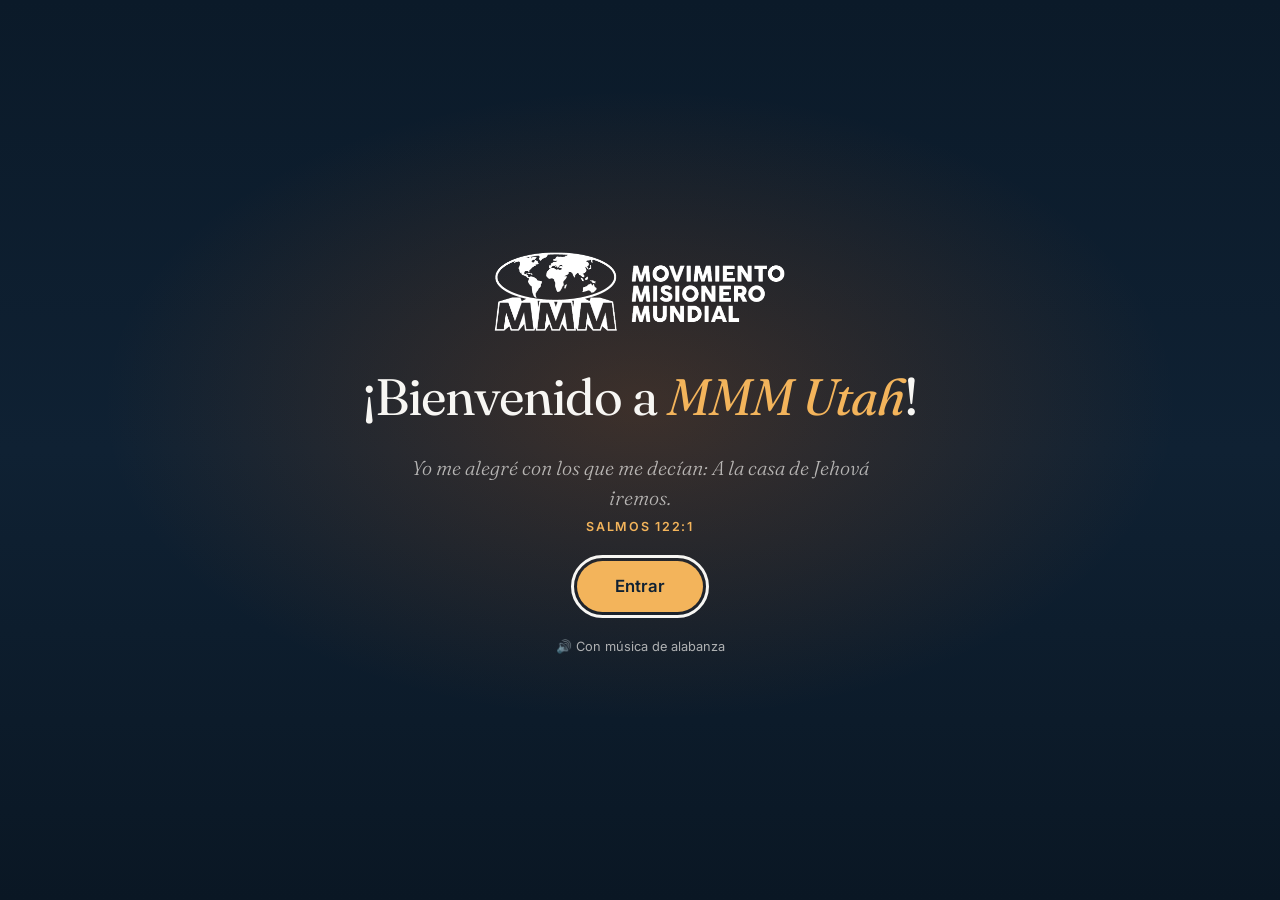
<file: construccion.html>
<!doctype html>
<html lang="es">
  <head>
    <meta charset="UTF-8" />
    <meta name="viewport" content="width=device-width, initial-scale=1.0" />
    <title>MMM Utah | Estamos edificando algo grande</title>
    <meta name="description" content="Movimiento Misionero Mundial en Utah. Nuestra nueva página está en construcción. «Levantémonos y edifiquemos» (Nehemías 2:18)." />
    <meta name="theme-color" content="#0f2133" />
    <meta property="og:title" content="MMM Utah | Estamos edificando algo grande" />
    <meta property="og:description" content="Nuestra nueva página está en construcción. «Levantémonos y edifiquemos» (Nehemías 2:18)." />
    <meta property="og:image" content="/img/compartir.jpg" />
    <link rel="icon" href="/img/logo/favicon.png" />
    <link rel="preconnect" href="https://fonts.googleapis.com" />
    <link rel="preconnect" href="https://fonts.gstatic.com" crossorigin />
    <link rel="stylesheet" href="https://fonts.googleapis.com/css2?family=Fraunces:opsz,wght@9..144,300;9..144,400;9..144,600&amp;family=Inter:wght@400;500;600&amp;display=swap" />
    <!-- Todo va aquí dentro: esta página se muestra en cualquier
         dirección del sitio (ver web.htaccess), así que no depende de
         css/style.css y las rutas empiezan con / -->
    <style>
      :root {
        --ink: #0f2133;
        --ink-2: #16304a;
        --acento: #e2680f;
        --oro: #f3b45b;
        --crema: #f7f6f3;
        --tenue: rgba(247, 246, 243, .68);
        --display: "Fraunces", "Iowan Old Style", Georgia, serif;
        --fuente: "Inter", system-ui, -apple-system, "Segoe UI", sans-serif;
      }
      * { box-sizing: border-box; margin: 0; padding: 0; }
      /* Todo cabe en una pantalla: las medidas se toman del alto de la
         ventana (dvh) para que no haga falta bajar. Si la pantalla es
         muy chica, igual se puede bajar en vez de cortar el contenido. */
      html, body { height: 100%; }
      body {
        font-family: var(--fuente);
        color: var(--crema);
        background:
          radial-gradient(ellipse 70% 55% at 50% 38%, rgba(226, 104, 15, .16), transparent 70%),
          linear-gradient(180deg, #0b1a29 0%, var(--ink) 45%, #0a1724 100%);
        min-height: 100vh;
        min-height: 100dvh;
        display: flex;
        flex-direction: column;
        align-items: center;
        overflow-x: hidden;
      }

      /* Estrellas de fondo */
      .cielo { position: fixed; inset: 0; pointer-events: none; z-index: 0; }
      .cielo i {
        position: absolute; width: 2px; height: 2px; border-radius: 50%;
        background: #fff; opacity: .2;
        animation: titilar 4s ease-in-out infinite;
      }
      @keyframes titilar { 50% { opacity: .75; } }

      main {
        position: relative; z-index: 1;
        width: min(1120px, 100%);
        padding: clamp(.75rem, 2.4dvh, 1.6rem) 1.25rem 0;
        display: flex;
        flex-direction: column;
        align-items: center;
        justify-content: center;
        gap: clamp(.6rem, 2.6dvh, 1.8rem);
        flex: 1;
      }
      .logo { height: clamp(34px, 7dvh, 64px); width: auto; }

      .escena-y-texto {
        width: 100%;
        display: grid;
        grid-template-columns: auto minmax(0, 1fr);
        gap: clamp(1.25rem, 3.5vw, 3rem);
        align-items: center;
        justify-content: center;
      }

      /* Obra: escenario donde los obreros levantan el arco */
      .escenario {
        justify-self: center;
        padding: 5px;
        border-radius: 10px;
        background: linear-gradient(160deg, #f6dfa6, #c79647 45%, #f0d08a 70%, #a9782f);
        box-shadow: 0 24px 50px -22px rgba(0, 0, 0, .8), 0 0 0 1px rgba(0, 0, 0, .4);
      }
      .obra {
        display: block;
        aspect-ratio: 480 / 254;
        width: min(56vw, calc(var(--alto-obra, 50dvh) * 480 / 254));
        height: auto;
        border-radius: 6px;
        box-shadow: inset 0 0 0 1px rgba(0, 0, 0, .5);
      }
      .pieza { opacity: 0; stroke: #8f6a3a; stroke-width: .7; }
      .pieza.puesta { animation: poner .6s cubic-bezier(.3, 1.35, .5, 1) forwards; }
      @keyframes poner {
        0%   { opacity: 0; transform: translateY(-46px); }
        60%  { opacity: 1; }
        100% { opacity: 1; transform: none; }
      }
      .polvo { fill: #d8c3a0; opacity: .7; transform-box: fill-box; transform-origin: center;
               animation: polvo .7s ease-out forwards; }
      @keyframes polvo { to { opacity: 0; transform: scale(3.2) translateY(-2px); } }
      #piezas { transition: opacity .9s ease; }
      .reiniciando #piezas { opacity: 0; }

      .andamio { transition: opacity 1.2s ease; }
      .terminada .andamio { opacity: 0; }
      /* Cimbra: el armazón de madera que sostiene el arco mientras se cierra */
      .cimbra { opacity: 0; transition: opacity .6s ease; }
      .con-cimbra .cimbra { opacity: 1; }
      .terminada .cimbra { opacity: 0; transition-duration: 1.2s; }

      /* Obreros */
      .martillo { animation: martillar .7s cubic-bezier(.5, 0, .9, .4) infinite; }
      @keyframes martillar {
        0%, 100% { transform: rotate(-75deg); }
        55%      { transform: rotate(18deg); }
        65%      { transform: rotate(10deg); }
      }
            /* Texto */
      .etiqueta {
        display: inline-flex; align-items: center; gap: .55rem;
        font-size: .78rem; font-weight: 600; letter-spacing: .14em; text-transform: uppercase;
        color: var(--oro);
        padding: .45rem .9rem; border: 1px solid rgba(243, 180, 91, .35); border-radius: 999px;
      }
      .etiqueta::before {
        content: ""; width: 8px; height: 8px; border-radius: 50%; background: var(--acento);
        box-shadow: 0 0 0 0 rgba(226, 104, 15, .7); animation: pulso 1.8s infinite;
      }
      @keyframes pulso { 70% { box-shadow: 0 0 0 10px rgba(226, 104, 15, 0); } 100% { box-shadow: 0 0 0 0 rgba(226, 104, 15, 0); } }
      h1 {
        font-family: var(--display); font-weight: 400;
        font-size: clamp(1.6rem, min(1rem + 2.6vw, 6dvh), 3.4rem);
        line-height: 1.05; letter-spacing: -.02em;
        margin: clamp(.5rem, 2dvh, 1.1rem) 0 clamp(.4rem, 1.6dvh, .9rem);
      }
      h1 em { font-style: italic; color: var(--oro); }
      .intro { color: var(--tenue); font-size: clamp(.9rem, 2.2dvh, 1.05rem); line-height: 1.6; max-width: 32rem; }

      .avance { margin-top: clamp(.7rem, 2.6dvh, 1.6rem); max-width: 26rem; }
      .avance__fila { display: flex; justify-content: space-between; font-size: .82rem; color: var(--tenue); margin-bottom: .5rem; }
      .avance__barra { height: 8px; border-radius: 999px; background: rgba(255, 255, 255, .1); overflow: hidden; }
      .avance__barra span {
        display: block; height: 100%; width: 0; border-radius: inherit;
        background: repeating-linear-gradient(-45deg, var(--acento) 0 10px, #f08a3a 10px 20px);
        background-size: 28px 28px;
        animation: rayas 1s linear infinite;
        transition: width .5s ease;
      }
      @keyframes rayas { to { background-position: 28px 0; } }

      /* Versículos */
      .versiculo {
        position: relative;
        text-align: center;
        width: min(46rem, 100%);
        padding: clamp(.6rem, 2dvh, 1.2rem) .5rem 0;
        border-top: 1px solid rgba(255, 255, 255, .12);
      }
      .versiculo blockquote {
        font-family: var(--display); font-style: italic; font-weight: 300;
        font-size: clamp(1rem, min(.9rem + .7vw, 2.9dvh), 1.45rem); line-height: 1.4;
        min-height: 2.8em;
        display: flex; align-items: center; justify-content: center;
        transition: opacity .7s ease, transform .7s ease;
      }
      .versiculo cite {
        display: block; margin-top: .45rem; font-style: normal;
        font-size: .8rem; font-weight: 600; letter-spacing: .14em; text-transform: uppercase; color: var(--oro);
        transition: opacity .7s ease;
      }
      .versiculo.cambiando blockquote { opacity: 0; transform: translateY(8px); }
      .versiculo.cambiando cite { opacity: 0; }
      .puntos { display: flex; justify-content: center; gap: .45rem; margin-top: clamp(.4rem, 1.4dvh, .9rem); }
      .puntos button {
        width: 7px; height: 7px; border-radius: 50%; border: 0; cursor: pointer;
        background: rgba(255, 255, 255, .25); transition: background .3s, transform .3s;
      }
      .puntos button[aria-current="true"] { background: var(--acento); transform: scale(1.3); }

      footer {
        position: relative; z-index: 1; width: 100%;
        text-align: center; padding: clamp(.6rem, 2dvh, 1.2rem) 1.25rem clamp(.7rem, 2.4dvh, 1.4rem);
        color: var(--tenue); font-size: .84rem; line-height: 1.6;
        display: flex; flex-wrap: wrap; justify-content: center; gap: .25rem 1.1rem;
      }
      footer a { color: var(--crema); text-decoration-color: rgba(243, 180, 91, .6); text-underline-offset: 3px; }
      footer a:hover { color: var(--oro); }
      .redes { display: flex; justify-content: center; gap: 1.1rem; }

      /* Celular y tablet en vertical: una columna, todo apilado */
      @media (max-width: 820px) {
        .escena-y-texto { grid-template-columns: 1fr; text-align: center; gap: clamp(.6rem, 2dvh, 1.2rem); }
        .obra { width: min(calc(100vw - 2.5rem - 10px), calc(var(--alto-obra, 30dvh) * 480 / 254)); }
        .etiqueta { display: none; }
        h1 { font-size: clamp(1.35rem, min(5.6vw, 4dvh), 2.2rem); margin-top: 0; }
        .intro { margin-inline: auto; font-size: clamp(.85rem, 1.9dvh, 1rem); }
        .avance { margin-inline: auto; }
        .versiculo blockquote { font-size: clamp(.92rem, 2.3dvh, 1.15rem); min-height: 4.2em; }
        footer { font-size: .78rem; }
      }
      /* En celulares comunes el párrafo no entra junto con todo lo demás */
      @media (max-width: 820px) and (max-height: 780px) {
        .intro { display: none; }
      }
      /* Pantallas bajitas (celular acostado, portátil chica) */
      @media (max-height: 560px) {
        .intro, .etiqueta { display: none; }
      }

      /* Botón de música (solo aparece si existe /musica/fondo.m4a) */
      /* Pantalla de bienvenida: el toque en "Entrar" es el permiso que
         piden los navegadores para que suene la música */
      .bienvenida {
        position: fixed; inset: 0; z-index: 20;
        display: flex; flex-direction: column; align-items: center; justify-content: center;
        gap: clamp(1rem, 3dvh, 1.8rem); padding: 1.5rem; text-align: center;
        background:
          radial-gradient(ellipse 60% 50% at 50% 45%, rgba(226, 104, 15, .22), transparent 70%),
          linear-gradient(180deg, #0b1a29 0%, var(--ink) 50%, #0a1724 100%);
        transition: opacity .9s ease, visibility 0s linear .9s;
      }
      .bienvenida.fuera { opacity: 0; visibility: hidden; }
      .bienvenida img { height: clamp(48px, 11dvh, 96px); width: auto; }
      .bienvenida h2 {
        font: 400 clamp(1.9rem, 1.2rem + 3vw, 3.2rem)/1.1 var(--display); letter-spacing: -.02em;
      }
      .bienvenida h2 em { color: var(--oro); }
      .bienvenida blockquote {
        max-width: 30rem; color: var(--tenue);
        font: italic 300 clamp(1rem, .9rem + .5vw, 1.25rem)/1.5 var(--display);
      }
      .bienvenida cite {
        display: block; margin-top: .4rem; font: 600 .78rem var(--fuente);
        letter-spacing: .14em; text-transform: uppercase; color: var(--oro); font-style: normal;
      }
      .bienvenida button {
        font: 600 1.05rem var(--fuente); color: var(--ink); background: var(--oro);
        border: 0; border-radius: 999px; padding: .95rem 2.4rem; cursor: pointer;
        box-shadow: 0 0 0 0 rgba(243, 180, 91, .6); animation: llamar 2s infinite;
        transition: transform .2s ease;
      }
      .bienvenida button:hover { transform: scale(1.05); }
      .bienvenida button:focus-visible { outline: 3px solid var(--crema); outline-offset: 3px; }
      @keyframes llamar { 70% { box-shadow: 0 0 0 18px rgba(243, 180, 91, 0); } 100% { box-shadow: 0 0 0 0 rgba(243, 180, 91, 0); } }
      .bienvenida small { color: var(--tenue); font-size: .8rem; }

      .botones {
        position: fixed; right: 1rem; bottom: 1rem; z-index: 5;
        display: flex; gap: .5rem;
      }
      .musica, .visita {
        display: none; align-items: center; gap: .45rem;
        font: 600 .8rem var(--fuente); color: var(--ink);
        background: var(--oro); border: 0; border-radius: 999px;
        padding: .55rem .95rem; cursor: pointer;
        box-shadow: 0 8px 20px -8px rgba(0, 0, 0, .6);
      }
      .musica.lista, .visita { display: inline-flex; }
      .visita { background: rgba(255, 255, 255, .12); color: var(--crema); border: 1px solid rgba(255, 255, 255, .25); }
      .visita:hover { background: rgba(255, 255, 255, .2); }

      /* Ventana del código de visita */
      .ventana {
        margin: auto; width: min(22rem, calc(100vw - 2rem));
        border: 0; border-radius: 16px; padding: 1.6rem 1.5rem 1.4rem;
        background: #13263a; color: var(--crema);
        box-shadow: 0 30px 70px -20px rgba(0, 0, 0, .8), 0 0 0 1px rgba(243, 180, 91, .3);
      }
      .ventana::backdrop { background: rgba(3, 8, 14, .7); backdrop-filter: blur(3px); }
      .ventana h2 { font: 400 1.4rem/1.2 var(--display); margin-bottom: .35rem; }
      .ventana p { color: var(--tenue); font-size: .88rem; margin-bottom: 1rem; }
      .ventana input {
        width: 100%; font: 500 1rem var(--fuente); color: var(--crema);
        background: rgba(255, 255, 255, .07); border: 1px solid rgba(255, 255, 255, .2);
        border-radius: 10px; padding: .7rem .85rem;
      }
      .ventana input:focus { outline: 2px solid var(--oro); outline-offset: 1px; }
      .ventana .error { color: #ff9d7a; font-size: .82rem; min-height: 1.2em; margin: .45rem 0 .2rem; }
      .ventana .acciones { display: flex; justify-content: flex-end; gap: .5rem; margin-top: .5rem; }
      .ventana button {
        font: 600 .88rem var(--fuente); border-radius: 999px; padding: .6rem 1.1rem; cursor: pointer; border: 0;
      }
      .ventana .cancelar { background: transparent; color: var(--tenue); }
      .ventana .entrar { background: var(--oro); color: var(--ink); }
      .ventana .entrar:disabled { opacity: .6; cursor: wait; }
      .musica[aria-pressed="true"] { background: var(--crema); }

      @media (prefers-reduced-motion: reduce) {
        *, *::before, *::after { animation: none !important; transition: none !important; }
        .pieza { opacity: 1; }
      }
    </style>
  </head>
  <body>
    <div class="bienvenida" id="bienvenida" role="dialog" aria-modal="true" aria-labelledby="bienvenidaTitulo">
      <img src="/img/logo/logo_mmm_2026.png" alt="Movimiento Misionero Mundial" width="600" height="190" />
      <h2 id="bienvenidaTitulo">¡Bienvenido a <em>MMM Utah</em>!</h2>
      <blockquote>
        Yo me alegré con los que me decían: A la casa de Jehová iremos.
        <cite>Salmos 122:1</cite>
      </blockquote>
      <button type="button" id="entrarSitio" autofocus>Entrar</button>
      <small>🔊 Con música de alabanza</small>
    </div>

    <div class="cielo" id="cielo" aria-hidden="true"></div>

    <main>
      <img class="logo" src="/img/logo/logo_mmm_2026.png" alt="Movimiento Misionero Mundial" width="600" height="190" />

      <section class="escena-y-texto">
        <div class="escenario">
        <svg class="obra" id="obra" viewBox="0 26 480 254" role="img"
             aria-label="Obreros levantando un arco de piedra con andamios">
          <defs>
            <linearGradient id="fondoEscena" x1="0" y1="0" x2="0" y2="1">
              <stop offset="0%" stop-color="#2a1b11" />
              <stop offset="55%" stop-color="#0c0806" />
              <stop offset="100%" stop-color="#030202" />
            </linearGradient>
            <!-- Las piedras de las enjutas no tapan el hueco del arco -->
            <clipPath id="enjutas">
              <path clip-rule="evenodd" d="M205 125 H275 V170 H205 Z M185 170 A55 55 0 0 1 295 170 Z" />
            </clipPath>
            <clipPath id="crecer"><rect id="crecerRect" x="0" y="300" width="480" height="300" /></clipPath>
          </defs>

          <rect width="480" height="300" fill="url(#fondoEscena)" />

          <!-- Suelo -->
          <rect x="0" y="260" width="480" height="40" fill="#8f8c86" />
          <rect x="0" y="260" width="480" height="2" fill="#b8b4ac" />

          <!-- Cimbra de madera bajo el arco -->
          <g class="cimbra" stroke="#9a6532" stroke-linecap="round" fill="none">
            <path d="M206 170 A34 34 0 0 1 274 170 Z" stroke-width="2.4" />
            <path d="M240 170 V137 M216 170 L215.5 146 M264 170 L264.5 146 M226 170 L223 140 M254 170 L257 140" stroke-width="1.4" />
            <path d="M212 170 V260 M240 170 V260 M268 170 V260" stroke-width="2.6" />
            <path d="M212 215 L240 190 L268 215 M212 215 L240 240 L268 215" stroke-width="1.2" />
          </g>

          <g id="piezas"></g>

          <!-- Andamios: crecen con la obra -->
          <g class="andamio" clip-path="url(#crecer)" stroke="#9a6532" stroke-linecap="round">
            <g stroke-width="2.6">
              <path d="M141 262 V92 M214 262 V92 M266 262 V92 M339 262 V92" />
            </g>
            <g stroke-width="3">
              <path d="M134 230 H221 M134 200 H221 M134 170 H221 M134 140 H221 M134 110 H221" />
              <path d="M259 230 H346 M259 200 H346 M259 170 H346 M259 140 H346 M259 110 H346" />
            </g>
            <g stroke-width="1.3" opacity=".8">
              <path d="M141 260 L214 230 M141 230 L214 200 M141 200 L214 170 M141 170 L214 140 M141 140 L214 110" />
              <path d="M339 260 L266 230 M339 230 L266 200 M339 200 L266 170 M339 170 L266 140 M339 140 L266 110" />
            </g>
          </g>

          <g id="obreros"></g>

        </svg>
        </div>

        <div>
          <span class="etiqueta">En construcción</span>
          <h1>Estamos edificando <em>algo grande</em> para la gloria de Dios</h1>
          <p class="intro">
            Como Nehemías con el muro de Jerusalén, estamos poniendo piedra
            sobre piedra para la nueva casa del Movimiento Misionero Mundial
            en Utah. Muy pronto: horarios, actividades y todo lo que Dios está
            haciendo en nuestra iglesia.
          </p>
          <div class="avance" aria-hidden="true">
            <div class="avance__fila"><span id="avanceTexto">Poniendo el fundamento…</span><span id="avanceNum">0%</span></div>
            <div class="avance__barra"><span id="avanceBarra"></span></div>
          </div>
        </div>
      </section>

      <section class="versiculo" id="versiculo" aria-live="polite">
        <blockquote id="versoTexto">Levantémonos y edifiquemos. Así esforzaron sus manos para bien.</blockquote>
        <cite id="versoCita">Nehemías 2:18</cite>
        <div class="puntos" id="puntos"></div>
      </section>
    </main>

    <footer>
      <span>Te esperamos en la casa de Dios:
        <a href="https://www.google.com/maps/search/?api=1&amp;query=2262%20W%205400%20S%2C%20Salt%20Lake%20City%2C%20UT%2084129" target="_blank" rel="noopener">2262 W 5400 S, Taylorsville, UT</a></span>
      <span class="redes">
        <a href="https://www.facebook.com/mmmoficial" target="_blank" rel="noopener">Facebook</a>
        <a href="https://www.youtube.com/@mmmoficial" target="_blank" rel="noopener">YouTube</a>
        <a href="https://www.instagram.com/mmmoficial" target="_blank" rel="noopener">Instagram</a>
      </span>
    </footer>

    <!-- Los navegadores no dejan sonar música sola al entrar: el visitante
         la enciende con este botón. -->
    <div class="botones">
      <button class="musica" id="musica" type="button" aria-pressed="false">♪ Música</button>
      <button class="visita" id="visita" type="button">🔑 Visita</button>
    </div>

    <dialog class="ventana" id="ventana" aria-labelledby="ventanaTitulo">
      <form id="formVisita" method="dialog">
        <h2 id="ventanaTitulo">Visita privada</h2>
        <p>Escribe el código para ver la nueva página.</p>
        <input id="codigo" name="codigo" type="password" autocomplete="off" required aria-describedby="codigoError" placeholder="Código" />
        <div class="error" id="codigoError" role="alert"></div>
        <div class="acciones">
          <button class="cancelar" type="button" id="cancelarVisita">Cancelar</button>
          <button class="entrar" type="submit" id="entrarVisita">Entrar</button>
        </div>
      </form>
    </dialog>
    <audio id="cancion" src="/musica/fondo.m4a" loop preload="auto"></audio>

    <script>
      (function () {
        "use strict";
        var NS = "http://www.w3.org/2000/svg";
        var quieto = window.matchMedia("(prefers-reduced-motion: reduce)").matches;

        /* Estrellas */
        var cielo = document.getElementById("cielo");
        for (var s = 0; s < 60; s++) {
          var e = document.createElement("i");
          e.style.left = Math.random() * 100 + "%";
          e.style.top = Math.random() * 70 + "%";
          e.style.animationDelay = (Math.random() * 4).toFixed(2) + "s";
          cielo.appendChild(e);
        }

        /* Piezas del arco, en el orden en que se ponen */
        var obra = document.getElementById("obra");
        var capa = document.getElementById("piezas");
        var PIEDRA = ["#d9b77e", "#e3c48d", "#cfa86c", "#dcbb83"];
        var piezas = [];

        function color() { return PIEDRA[Math.floor(Math.random() * PIEDRA.length)]; }
        function rect(x, y, w, h, extra) {
          var r = document.createElementNS(NS, "rect");
          r.setAttribute("x", x + .4); r.setAttribute("y", y + .4);
          r.setAttribute("width", w - .8); r.setAttribute("height", h - .8);
          r.setAttribute("rx", 1);
          r.setAttribute("fill", extra || color());
          return r;
        }
        function agregar(el, y, h, padre) {
          el.classList.add("pieza");
          (padre || capa).appendChild(el);
          piezas.push({ el: el, y: y, base: y + h });
        }

        // Columnas: 9 hileras, de 260 a 125, trabadas como muro
        var FILA = 15, columnas = [[150, 205], [275, 330]];
        for (var f = 0; f < 9; f++) {
          var y = 260 - (f + 1) * FILA;
          var anchos = f % 2 ? [14, 27, 14] : [27.5, 27.5];
          columnas.forEach(function (c) {
            var x = c[0];
            anchos.forEach(function (w) { agregar(rect(x, y, w, FILA), y, FILA); x += w; });
          });
        }

        // Dovelas del arco: entran desde los dos lados y la clave al final
        var CX = 240, CY = 170, R1 = 35, R2 = 55, N = 9, dovelas = [];
        for (var d = 0; d < N; d++) {
          var a0 = Math.PI - d * Math.PI / N, a1 = Math.PI - (d + 1) * Math.PI / N;
          var p = function (r, a) { return (CX + r * Math.cos(a)).toFixed(1) + " " + (CY - r * Math.sin(a)).toFixed(1); };
          var el = document.createElementNS(NS, "path");
          el.setAttribute("d", "M" + p(R1, a0) + " L" + p(R2, a0) + " A" + R2 + " " + R2 + " 0 0 1 " + p(R2, a1) +
                               " L" + p(R1, a1) + " A" + R1 + " " + R1 + " 0 0 0 " + p(R1, a0) + " Z");
          el.setAttribute("fill", d === 4 ? "#ecd29e" : color());
          dovelas.push([el, CY - R2 * Math.max(Math.sin(a0), Math.sin(a1))]);
        }
        var inicioArco = piezas.length;
        [0, 8, 1, 7, 2, 6, 3, 5, 4].forEach(function (i) { agregar(dovelas[i][0], dovelas[i][1], 20); });

        // Enjutas sobre el arco
        var enj = document.createElementNS(NS, "g");
        enj.setAttribute("clip-path", "url(#enjutas)");
        capa.appendChild(enj);
        [155, 140, 125].forEach(function (y) {
          for (var x = 205; x < 275; x += 14) agregar(rect(x, y, 14, FILA), y, FILA, enj);
        });

        // Dintel y cornisa
        for (var x = 140; x < 340; x += 25) agregar(rect(x, 105, 25, 20), 105, 20);
        for (var x2 = 132; x2 < 348; x2 += 54) agregar(rect(x2, 97, 54, 8, "#c9a065"), 97, 8);

        var total = piezas.length;

        /* Obreros */
        var capaObreros = document.getElementById("obreros");
        var TUNICAS = ["#a8321f", "#b9442a", "#8f2a1a", "#c4552f", "#9c3a22"];
        var PIEL = ["#c99066", "#a8714a", "#e0b48c", "#8d5b3a"];

        function cuerpo(tunica, piel) {
          return '<path d="M-5 -18 Q0 -20.5 5 -18 L6.5 -8 L-6.5 -8 Z" fill="' + tunica + '"/>' +
                 '<rect x="-6" y="-12.5" width="12" height="1.6" fill="#5b3c22"/>' +
                 '<circle cy="-21.8" r="3.4" fill="' + piel + '"/>' +
                 '<path d="M-3.8 -22 Q0 -27.5 3.8 -22 Q0 -23.8 -3.8 -22 Z" fill="#2b1d12"/>';
        }
        function piernas() {
          return '<path d="M-2 -9 L-2.6 0 M2 -9 L2.6 0" stroke="#3b2a1d" stroke-width="2.2" stroke-linecap="round"/>';
        }
        function martillero(x, mira, piedra, rodilla) {
          var piel = PIEL[Math.floor(Math.random() * PIEL.length)];
          var tun = TUNICAS[Math.floor(Math.random() * TUNICAS.length)];
          var retraso = (Math.random() * .7).toFixed(2);
          var baja = rodilla ? 5 : 0;
          var patas = rodilla
            ? '<path d="M-2 -4.5 L-6.5 -.6 M2 -4.5 L1.5 0 L6 0" stroke="#3b2a1d" stroke-width="2.2" stroke-linecap="round" stroke-linejoin="round" fill="none"/>'
            : piernas();
          return '<g transform="translate(' + x + ' 260) scale(' + (mira * .82) + ' .82)">' +
                 (piedra ? '<rect x="10" y="-' + (11 - baja) + '" width="11" height="' + (11 - baja) + '" rx="1" fill="#d9b77e" stroke="#8f6a3a" stroke-width=".7"/>' : "") +
                 patas + '<g transform="translate(0 ' + baja + ')">' + cuerpo(tun, piel) +
                 '<g transform="translate(3 -16)"><g class="martillo" style="animation-delay:-' + retraso + 's">' +
                 '<path d="M0 0 L6 3" stroke="' + piel + '" stroke-width="2.2" stroke-linecap="round"/>' +
                 '<path d="M5.5 3 L11 -3" stroke="#6b4a2b" stroke-width="1.5" stroke-linecap="round"/>' +
                 '<rect x="8.6" y="-6.8" width="6" height="3.6" rx=".7" fill="#9aa3ab" transform="rotate(40 11.6 -5)"/>' +
                 "</g></g></g></g>";
        }
        // [x, hacia dónde mira, con piedra, de rodillas]
        [[118, 1, 1, 0], [134, 1, 0, 1], [158, -1, 1, 1], [176, 1, 0, 0], [194, -1, 1, 0],
         [222, 1, 0, 1], [256, -1, 0, 1], [288, 1, 1, 0], [304, -1, 0, 1], [322, 1, 1, 1],
         [346, -1, 0, 0], [362, -1, 1, 1]].forEach(function (o) {
          capaObreros.insertAdjacentHTML("beforeend", martillero(o[0], o[1], o[2], o[3]));
        });

        /* Avance */
        var barra = document.getElementById("avanceBarra");
        var num = document.getElementById("avanceNum");
        var txt = document.getElementById("avanceTexto");
        var crecer = document.getElementById("crecerRect");
        var etapas = [
          [0, "Poniendo el fundamento…"],
          [12, "Levantando las columnas…"],
          [62, "Cerrando el arco…"],
          [84, "Colocando el dintel…"],
          [97, "Colocando la cornisa…"],
          [100, "¡Obra terminada! A Dios sea la gloria"]
        ];
        var PASO = 260;          // ms entre piedra y piedra
        var puestas = 0, tope = 260, reloj2;

        function pintar(p) {
          barra.style.width = p + "%";
          num.textContent = p + "%";
          for (var i = etapas.length - 1; i >= 0; i--) {
            if (p >= etapas[i][0]) { txt.textContent = etapas[i][1]; break; }
          }
        }
        function polvo(pz) {
          var b = pz.el.getBBox();
          var c = document.createElementNS(NS, "ellipse");
          c.setAttribute("cx", b.x + b.width / 2); c.setAttribute("cy", pz.base);
          c.setAttribute("rx", 3); c.setAttribute("ry", 1.4);
          c.setAttribute("class", "polvo");
          c.style.animationDelay = ".42s";
          capa.appendChild(c);
          setTimeout(function () { c.remove(); }, 1300);
        }
        function poner() {
          var pz = piezas[puestas++];
          pz.el.classList.add("puesta");
          polvo(pz);
          tope = Math.min(tope, pz.y);
          if (puestas > inicioArco) obra.classList.add("con-cimbra");
          crecer.setAttribute("y", Math.max(88, tope - 14));
          pintar(Math.round(puestas / total * 100));
          if (puestas < total) reloj2 = setTimeout(poner, PASO);
          else setTimeout(terminar, 700);
        }
        function terminar() {
          pintar(100);
          obra.classList.add("terminada");
          setTimeout(reiniciar, 8000);
        }
        function reiniciar() {
          obra.classList.add("reiniciando");
          setTimeout(function () {
            piezas.forEach(function (pz) { pz.el.classList.remove("puesta"); });
            obra.classList.remove("terminada", "reiniciando", "con-cimbra");
            puestas = 0; tope = 260;
            crecer.setAttribute("y", 300);
            pintar(0);
            reloj2 = setTimeout(poner, 900);
          }, 1000);
        }
        if (quieto) {
          piezas.forEach(function (pz) { pz.el.style.opacity = 1; });
          obra.classList.add("terminada");
          pintar(100);
        }
        /* Música de fondo */
        var boton = document.getElementById("musica");
        var cancion = document.getElementById("cancion");
        cancion.volume = .5;
        cancion.addEventListener("loadedmetadata", function () { boton.classList.add("lista"); });
        function sonando(si) {
          boton.setAttribute("aria-pressed", si ? "true" : "false");
          boton.textContent = si ? "❚❚ Pausar música" : "♪ Música";
        }
        function tocar() { return cancion.play().then(function () { sonando(true); }); }
        boton.addEventListener("click", function (e) {
          e.stopPropagation();
          if (cancion.paused) tocar().catch(function () {});
          else { cancion.pause(); sonando(false); }
        });
        /* Bienvenida: al tocar "Entrar" suena la alabanza y arranca la obra */
        var bienvenida = document.getElementById("bienvenida");
        var botonEntrar = document.getElementById("entrarSitio");
        botonEntrar.focus();
        botonEntrar.addEventListener("click", function () {
          tocar().catch(function () {});
          bienvenida.classList.add("fuera");
          if (!quieto) setTimeout(poner, 700);
          setTimeout(ajustar, 50);
        });

        /* Visita privada: el código lo revisa entrar.php en el servidor */
        var ventana = document.getElementById("ventana");
        var form = document.getElementById("formVisita");
        var campo = document.getElementById("codigo");
        var error = document.getElementById("codigoError");
        var entrar = document.getElementById("entrarVisita");
        document.getElementById("visita").addEventListener("click", function (e) {
          e.stopPropagation();
          error.textContent = ""; campo.value = "";
          ventana.showModal();
          campo.focus();
        });
        document.getElementById("cancelarVisita").addEventListener("click", function () { ventana.close(); });
        form.addEventListener("submit", function (e) {
          e.preventDefault();
          entrar.disabled = true; error.textContent = "";
          var datos = new FormData(); datos.append("codigo", campo.value);
          fetch("/entrar.php", { method: "POST", body: datos, credentials: "same-origin" })
            .then(function (r) { return r.json().catch(function () { return { ok: false }; }); })
            .then(function (res) {
              if (res.ok) { window.location.href = "/"; return; }
              error.textContent = "Código incorrecto. Intenta de nuevo.";
              campo.select();
            })
            .catch(function () { error.textContent = "No se pudo comprobar. Revisa tu conexión."; })
            .then(function () { entrar.disabled = false; });
        });

        /* Versículos (Reina-Valera 1960) */
        var versos = [
          ["Levantémonos y edifiquemos. Así esforzaron sus manos para bien.", "Nehemías 2:18"],
          ["Si Jehová no edificare la casa, en vano trabajan los que la edifican.", "Salmos 127:1"],
          ["He aquí que yo hago cosa nueva; pronto saldrá a luz; ¿no la conoceréis?", "Isaías 43:19"],
          ["Estando persuadido de esto, que el que comenzó en vosotros la buena obra, la perfeccionará hasta el día de Jesucristo.", "Filipenses 1:6"],
          ["Porque nadie puede poner otro fundamento que el que está puesto, el cual es Jesucristo.", "1 Corintios 3:11"],
          ["El Dios de los cielos, él nos prosperará, y nosotros sus siervos nos levantaremos y edificaremos.", "Nehemías 2:20"],
          ["Mi casa será llamada casa de oración para todos los pueblos.", "Isaías 56:7"],
          ["La gloria postrera de esta casa será mayor que la primera, ha dicho Jehová de los ejércitos.", "Hageo 2:9"],
          ["Aunque la visión tardará aún por un tiempo, mas se apresura hacia el fin, y no mentirá; aunque tardare, espéralo, porque sin duda vendrá, no tardará.", "Habacuc 2:3"]
        ];
        var caja = document.getElementById("versiculo");
        var vTexto = document.getElementById("versoTexto");
        var vCita = document.getElementById("versoCita");
        var puntos = document.getElementById("puntos");
        var actual = 0, reloj;

        versos.forEach(function (v, i) {
          var b = document.createElement("button");
          b.type = "button";
          b.setAttribute("aria-label", v[1]);
          b.addEventListener("click", function () { mostrar(i); });
          puntos.appendChild(b);
        });
        function marcar() {
          Array.prototype.forEach.call(puntos.children, function (b, i) {
            b.setAttribute("aria-current", i === actual ? "true" : "false");
          });
        }
        function mostrar(i) {
          clearTimeout(reloj);
          caja.classList.add("cambiando");
          setTimeout(function () {
            actual = i;
            vTexto.textContent = versos[i][0];
            vCita.textContent = versos[i][1];
            marcar();
            caja.classList.remove("cambiando");
            reloj = setTimeout(function () { mostrar((actual + 1) % versos.length); }, 8000);
          }, quieto ? 0 : 700);
        }
        marcar();
        reloj = setTimeout(function () { mostrar(1); }, 8000);

        /* Que todo entre en la pantalla sin bajar: se prueba con el
           versículo más largo y se achica la escena hasta que quepa */
        var raiz = document.documentElement;
        var intro = document.querySelector(".intro");
        var masLargo = versos.reduce(function (a, v) { return v[0].length > a[0].length ? v : a; });
        function cabe() { return raiz.scrollHeight <= window.innerHeight + 1; }
        function achicar(desde) {
          var alto = window.innerHeight, h = alto * desde;
          raiz.style.setProperty("--alto-obra", h + "px");
          while (!cabe() && h > alto * .16) {
            h -= alto * .015;
            raiz.style.setProperty("--alto-obra", h + "px");
          }
        }
        function ajustar() {
          var texto = vTexto.textContent, cita = vCita.textContent;
          vTexto.style.minHeight = "";
          vTexto.textContent = masLargo[0]; vCita.textContent = masLargo[1];
          intro.style.display = "";
          var desde = window.innerWidth <= 820 ? .34 : .52;
          achicar(desde);
          if (!cabe() && getComputedStyle(intro).display !== "none") {
            intro.style.display = "none";   // último recurso: sin el párrafo
            achicar(desde);
          }
          vTexto.style.minHeight = vTexto.offsetHeight + "px";
          vTexto.textContent = texto; vCita.textContent = cita;
        }
        var esperaAjuste;
        window.addEventListener("resize", function () {
          clearTimeout(esperaAjuste);
          esperaAjuste = setTimeout(ajustar, 150);
        });
        ajustar();
        if (document.fonts && document.fonts.ready) document.fonts.ready.then(ajustar);
        window.addEventListener("load", ajustar);
      })();
    </script>
  </body>
</html>
</file>
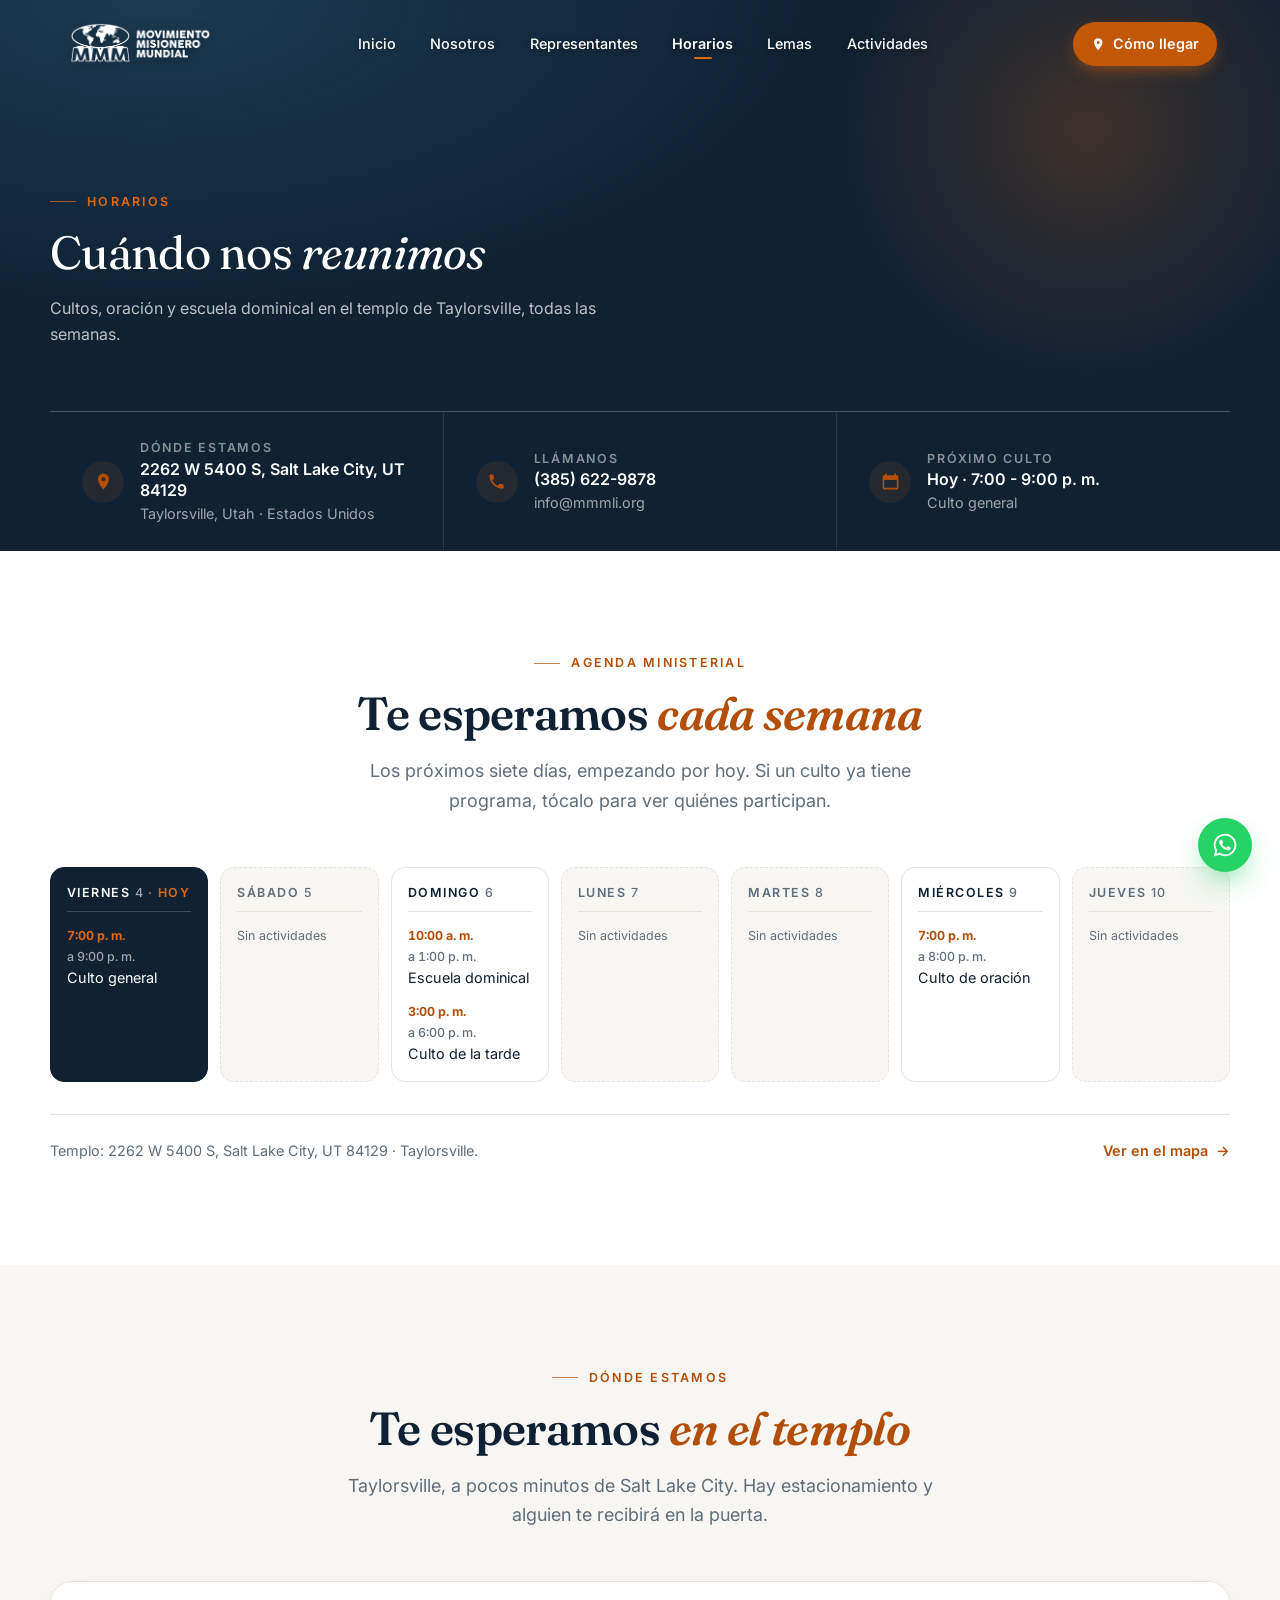
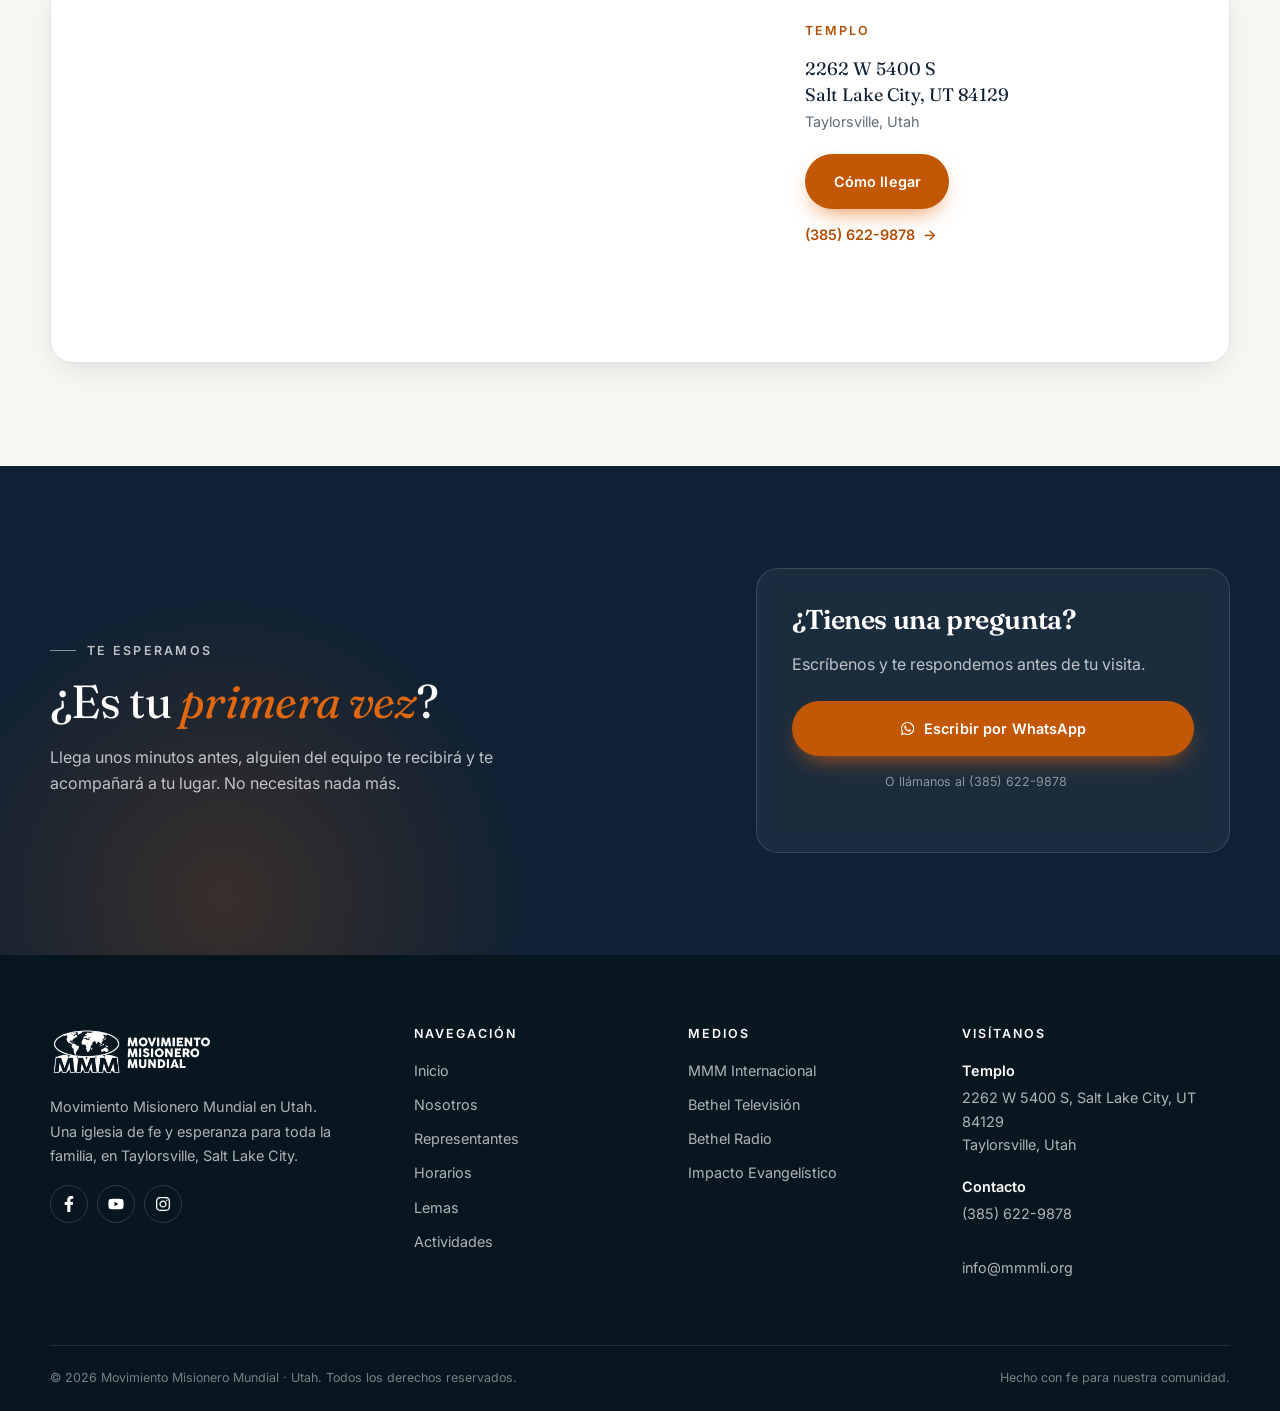
<file: paginas/horarios.html>
<!doctype html>
<html lang="es">
  <head>
    <meta charset="UTF-8" />
    <meta name="viewport" content="width=device-width, initial-scale=1.0" />
    <title>MMM Utah | Horarios</title>
    <meta name="description" content="Horarios de cultos y actividades del Movimiento Misionero Mundial en Taylorsville, Utah." />
    <meta name="theme-color" content="#0f2133" />
    <meta property="og:type" content="website" />
    <meta property="og:site_name" content="MMM Utah" />
    <meta property="og:locale" content="es_ES" />
    <meta property="og:title" content="MMM Utah | Horarios" />
    <meta property="og:description" content="Horarios de cultos y actividades del Movimiento Misionero Mundial en Taylorsville, Utah." />
    <meta property="og:image" content="../img/compartir.jpg" />
    <meta property="og:image:width" content="1200" />
    <meta property="og:image:height" content="630" />
    <meta property="og:image:alt" content="Movimiento Misionero Mundial · Utah" />
    <meta name="twitter:card" content="summary_large_image" />
    <link rel="icon" href="../img/logo/favicon.png" />
    <link rel="preconnect" href="https://fonts.googleapis.com" />
    <link rel="preconnect" href="https://fonts.gstatic.com" crossorigin />
    <link
      rel="stylesheet"
      href="https://fonts.googleapis.com/css2?family=Fraunces:opsz,wght@9..144,300;9..144,400;9..144,600;9..144,700&amp;family=Inter:wght@400;500;600;700&amp;display=swap"
    />
    <link rel="stylesheet" href="../css/style.css" />
  </head>
  <body>
    <a class="saltar" href="#contenido">Saltar al contenido</a>

    <header class="header">
      <div class="contenedor header__interior">
        <div class="header__cristal" aria-hidden="true"></div>

        <a class="logo" href="../index.html" aria-label="MMM Utah · Inicio">
          <img src="../img/logo/logo_mmm_2026.png" alt="Movimiento Misionero Mundial" width="600" height="190" />
        </a>

        <button class="nav__toggle" id="navToggle" aria-label="Abrir menú"
                aria-expanded="false" aria-controls="nav">
          <span></span>
        </button>

        <nav class="nav" id="nav" aria-label="Navegación principal">
          <a href="../index.html" class="nav__link">Inicio</a>
          <a href="nosotros.html" class="nav__link">Nosotros</a>
          <a href="representantes.html" class="nav__link">Representantes</a>
          <a href="horarios.html" class="nav__link nav__link--activo">Horarios</a>
          <a href="lemas.html" class="nav__link">Lemas</a>
          <a href="noticias.html" class="nav__link">Actividades</a>
        </nav>

        <a class="header__cta" data-mapa href="https://www.google.com/maps/search/?api=1&amp;query=2262%20W%205400%20S%2C%20Salt%20Lake%20City%2C%20UT%2084129"
           target="_blank" rel="noopener" aria-label="Cómo llegar al templo">
          <svg viewBox="0 0 24 24" aria-hidden="true"><path d="M12 2a7 7 0 0 0-7 7c0 5.25 7 13 7 13s7-7.75 7-13a7 7 0 0 0-7-7Zm0 9.5A2.5 2.5 0 1 1 14.5 9 2.5 2.5 0 0 1 12 11.5Z"/></svg>
          <span class="header__cta-txt">Cómo llegar</span>
        </a>
      </div>
    </header>

    <main id="contenido">
      <section class="encabezado-pagina">
        <div class="contenedor">
          <p class="eyebrow">Horarios</p>
          <h1>Cuándo nos <em>reunimos</em></h1>
          <p>Cultos, oración y escuela dominical en el templo de Taylorsville, todas las semanas.</p>
        </div>
      </section>

      <!-- Misma tira de datos del inicio; aquí el próximo culto
           encabeza la página -->
      <section class="barra-info barra-info--pegada" aria-label="Cómo encontrarnos">
        <div class="contenedor">
          <div class="barra-info__grid">
            <a class="barra-info__item" data-mapa href="https://www.google.com/maps/search/?api=1&amp;query=2262%20W%205400%20S%2C%20Salt%20Lake%20City%2C%20UT%2084129"
               target="_blank" rel="noopener">
              <span class="barra-info__icono" aria-hidden="true">
                <svg viewBox="0 0 24 24"><path d="M12 2a7 7 0 0 0-7 7c0 5.25 7 13 7 13s7-7.75 7-13a7 7 0 0 0-7-7Zm0 9.5A2.5 2.5 0 1 1 14.5 9 2.5 2.5 0 0 1 12 11.5Z"/></svg>
              </span>
              <span class="barra-info__dato">
                <span class="barra-info__rotulo">Dónde estamos</span>
                <span class="barra-info__valor">2262 W 5400 S, Salt Lake City, UT 84129</span>
                <span class="barra-info__extra">Taylorsville, Utah · Estados Unidos</span>
              </span>
            </a>

            <a class="barra-info__item" href="tel:3856229878">
              <span class="barra-info__icono" aria-hidden="true">
                <svg viewBox="0 0 24 24"><path d="M6.6 10.8a15.1 15.1 0 0 0 6.6 6.6l2.2-2.2a1 1 0 0 1 1-.24 11.4 11.4 0 0 0 3.6.58 1 1 0 0 1 1 1V20a1 1 0 0 1-1 1A17 17 0 0 1 3 4a1 1 0 0 1 1-1h3.5a1 1 0 0 1 1 1 11.4 11.4 0 0 0 .58 3.6 1 1 0 0 1-.25 1Z"/></svg>
              </span>
              <span class="barra-info__dato">
                <span class="barra-info__rotulo">Llámanos</span>
                <span class="barra-info__valor">(385) 622-9878</span>
                <span class="barra-info__extra">info@mmmli.org</span>
              </span>
            </a>

            <div class="barra-info__item">
              <span class="barra-info__icono" aria-hidden="true">
                <svg viewBox="0 0 24 24"><path d="M7 2v2h10V2h2v2h1a2 2 0 0 1 2 2v14a2 2 0 0 1-2 2H4a2 2 0 0 1-2-2V6a2 2 0 0 1 2-2h1V2Zm13 8H4v10h16Z"/></svg>
              </span>
              <span class="barra-info__dato">
                <span class="barra-info__rotulo">Próximo culto</span>
                <span class="barra-info__valor" id="proximoCulto">Consulta la agenda</span>
                <span class="barra-info__extra">Todas las semanas en el templo</span>
              </span>
            </div>
          </div>
        </div>
      </section>

      <section class="seccion">
        <div class="contenedor">
          <header class="sec-head sec-head--centro reveal">
            <p class="eyebrow">Agenda ministerial</p>
            <h2 class="sec-title">Te esperamos <em>cada semana</em></h2>
            <p class="sec-sub">
              Los próximos siete días, empezando por hoy. Si un culto ya
              tiene programa, tócalo para ver quiénes participan.
            </p>
          </header>

          <!-- main.js arma los próximos siete días desde CULTOS y
               CULTOS_EXTRA en js/datos.js -->
          <div class="agenda__semana reveal" id="agendaSemanal"></div>

          <div class="agenda__pie reveal">
            <p>Templo: 2262 W 5400 S, Salt Lake City, UT 84129 · Taylorsville.</p>
            <a class="enlace-flecha" data-mapa
               href="https://www.google.com/maps/search/?api=1&amp;query=2262%20W%205400%20S%2C%20Salt%20Lake%20City%2C%20UT%2084129"
               target="_blank" rel="noopener">Ver en el mapa</a>
          </div>
        </div>
      </section>

      <!-- ===== Dónde estamos ===== -->
      <section class="seccion seccion--papel mapa" id="mapa">
        <div class="contenedor">
          <header class="sec-head sec-head--centro reveal">
            <p class="eyebrow">Dónde estamos</p>
            <h2 class="sec-title">Te esperamos <em>en el templo</em></h2>
            <p class="sec-sub">
              Taylorsville, a pocos minutos de Salt Lake City. Hay
              estacionamiento y alguien te recibirá en la puerta.
            </p>
          </header>

          <div class="mapa__caja reveal">
            <iframe
              class="mapa__marco"
              src="https://www.google.com/maps?q=2262%20W%205400%20S,%20Salt%20Lake%20City,%20UT%2084129&output=embed"
              title="Mapa del templo del Movimiento Misionero Mundial en Taylorsville, Utah"
              loading="lazy"
              referrerpolicy="no-referrer-when-downgrade"
              allowfullscreen
            ></iframe>

            <div class="mapa__ficha">
              <p class="mapa__rotulo">Templo</p>
              <p class="mapa__direccion">
                2262 W 5400 S<br />
                Salt Lake City, UT 84129<br />
                <span>Taylorsville, Utah</span>
              </p>
              <a class="btn btn--primario" data-mapa
                 href="https://www.google.com/maps/search/?api=1&amp;query=2262%20W%205400%20S%2C%20Salt%20Lake%20City%2C%20UT%2084129"
                 target="_blank" rel="noopener">Cómo llegar</a>
              <a class="enlace-flecha" href="tel:3856229878">(385) 622-9878</a>
            </div>
          </div>
        </div>
      </section>

      <section class="seccion oracion">
        <div class="contenedor oracion__grid">
          <div class="reveal">
            <p class="eyebrow">Te esperamos</p>
            <h2>¿Es tu <em>primera vez</em>?</h2>
            <p>
              Llega unos minutos antes, alguien del equipo te recibirá y te
              acompañará a tu lugar. No necesitas nada más.
            </p>
          </div>
          <div class="oracion__caja reveal">
            <h3>¿Tienes una pregunta?</h3>
            <p>Escríbenos y te respondemos antes de tu visita.</p>
            <a class="btn btn--primario"
               href="https://wa.me/51988071855?text=Hola%2C%20quisiera%20saber%20m%C3%A1s%20sobre%20los%20horarios"
               target="_blank" rel="noopener">
              <svg viewBox="0 0 448 512" aria-hidden="true"><path d="M380.9 97.1C339 55.1 283.2 32 223.9 32c-122.4 0-222 99.6-222 222 0 39.1 10.2 77.3 29.6 111L0 480l117.7-30.9c32.4 17.7 68.9 27 106.1 27h.1c122.3 0 224.1-99.6 224.1-222 0-59.3-25.2-115-67.1-157zm-157 341.6c-33.2 0-65.7-8.9-94-25.7l-6.7-4-69.8 18.3L72 359.2l-4.4-7c-18.5-29.4-28.2-63.3-28.2-98.2 0-101.7 82.8-184.5 184.6-184.5 49.3 0 95.6 19.2 130.4 54.1 34.8 34.9 56.2 81.2 56.1 130.5 0 101.8-84.9 184.6-186.6 184.6zm101.2-138.2c-5.5-2.8-32.8-16.2-37.9-18-5.1-1.9-8.8-2.8-12.5 2.8-3.7 5.6-14.3 18-17.6 21.8-3.2 3.7-6.5 4.2-12 1.4-32.6-16.3-54-29.1-75.5-66-5.7-9.8 5.7-9.1 16.3-30.3 1.8-3.7.9-6.9-.5-9.7-1.4-2.8-12.5-30.1-17.1-41.2-4.5-10.8-9.1-9.3-12.5-9.5-3.2-.2-6.9-.2-10.6-.2-3.7 0-9.7 1.4-14.8 6.9-5.1 5.6-19.4 19-19.4 46.3 0 27.3 19.9 53.7 22.6 57.4 2.8 3.7 39.1 59.7 94.8 83.8 35.2 15.2 49 16.5 66.6 13.9 10.7-1.6 32.8-13.4 37.4-26.4 4.6-13 4.6-24.1 3.2-26.4-1.3-2.5-5-3.9-10.5-6.6z"/></svg>
              Escribir por WhatsApp
            </a>
            <p class="oracion__nota">O llámanos al (385) 622-9878</p>
          </div>
        </div>
      </section>

    </main>

    <footer class="footer">
      <div class="contenedor">
        <div class="footer__grid">
          <div>
            <div class="footer__logo">
              <img src="../img/logo/logo_mmm_2026.png" alt="Movimiento Misionero Mundial" width="600" height="190" loading="lazy" decoding="async" />
            </div>
            <p class="footer__lema">
              Movimiento Misionero Mundial en Utah. Una iglesia de fe y
              esperanza para toda la familia, en Taylorsville, Salt Lake City.
            </p>
            <div class="footer__redes">
              <a href="https://www.facebook.com/mmmoficial" target="_blank" rel="noopener" aria-label="Facebook">
                <svg viewBox="0 0 320 512"><path d="M279.14 288l14.22-92.66h-88.91v-60.13c0-25.35 12.42-50.06 52.24-50.06h40.42V6.26S260.43 0 225.36 0c-73.22 0-121.08 44.38-121.08 124.72v70.62H22.89V288h81.39v224h100.17V288z"/></svg>
              </a>
              <a href="https://www.youtube.com/@mmmoficial" target="_blank" rel="noopener" aria-label="YouTube">
                <svg viewBox="0 0 576 512"><path d="M549.65 124.08c-6.28-23.65-24.79-42.28-48.28-48.6C458.78 64 288 64 288 64S117.22 64 74.63 75.48c-23.49 6.32-42 24.95-48.28 48.6C15 167.06 15 256.3 15 256.3s0 89.24 11.35 132.22c6.28 23.65 24.79 41.5 48.28 47.82C117.22 448 288 448 288 448s170.78 0 213.37-11.66c23.49-6.32 42-24.17 48.28-47.82C561 345.54 561 256.3 561 256.3s0-89.24-11.35-132.22zM232.15 337.6V175l142.77 81.3z"/></svg>
              </a>
              <a href="https://www.instagram.com/mmmoficial" target="_blank" rel="noopener" aria-label="Instagram">
                <svg viewBox="0 0 448 512"><path d="M224.1 141c-63.6 0-114.9 51.3-114.9 114.9s51.3 114.9 114.9 114.9S339 319.5 339 255.9 287.7 141 224.1 141zm0 189.6c-41.1 0-74.7-33.5-74.7-74.7s33.5-74.7 74.7-74.7 74.7 33.5 74.7 74.7-33.6 74.7-74.7 74.7zm146.4-194.3c0 14.9-12 26.8-26.8 26.8-14.9 0-26.8-12-26.8-26.8s12-26.8 26.8-26.8 26.8 12 26.8 26.8zm76.1 27.2c-1.7-35.9-9.9-67.7-36.2-93.9-26.2-26.2-58-34.4-93.9-36.2-37-2.1-147.9-2.1-184.9 0-35.8 1.7-67.6 9.9-93.9 36.1s-34.4 58-36.2 93.9c-2.1 37-2.1 147.9 0 184.9 1.7 35.9 9.9 67.7 36.2 93.9s58 34.4 93.9 36.2c37 2.1 147.9 2.1 184.9 0 35.9-1.7 67.7-9.9 93.9-36.2 26.2-26.2 34.4-58 36.2-93.9 2.1-37 2.1-147.8 0-184.8zM398.8 388c-7.8 19.6-22.9 34.7-42.6 42.6-29.5 11.7-99.5 9-132.1 9s-102.7 2.6-132.1-9c-19.6-7.8-34.7-22.9-42.6-42.6-11.7-29.5-9-99.5-9-132.1s-2.6-102.7 9-132.1c7.8-19.6 22.9-34.7 42.6-42.6 29.5-11.7 99.5-9 132.1-9s102.7-2.6 132.1 9c19.6 7.8 34.7 22.9 42.6 42.6 11.7 29.5 9 99.5 9 132.1s2.7 102.7-9 132.1z"/></svg>
              </a>
            </div>
          </div>

          <nav aria-label="Enlaces del sitio">
            <h2 class="footer__titulo">Navegación</h2>
            <ul class="footer__lista">
              <li><a href="../index.html">Inicio</a></li>
              <li><a href="nosotros.html">Nosotros</a></li>
              <li><a href="representantes.html">Representantes</a></li>
              <li><a href="horarios.html">Horarios</a></li>
              <li><a href="lemas.html">Lemas</a></li>
              <li><a href="noticias.html">Actividades</a></li>
            </ul>
          </nav>

          <nav aria-label="Enlaces externos">
            <h2 class="footer__titulo">Medios</h2>
            <ul class="footer__lista">
              <li><a href="https://mmmoficial.org/" target="_blank" rel="noopener">MMM Internacional</a></li>
              <li><a href="https://betheltv.tv/" target="_blank" rel="noopener">Bethel Televisión</a></li>
              <li><a href="http://bethelradio.fm" target="_blank" rel="noopener">Bethel Radio</a></li>
              <li><a href="https://impactoevangelistico.net/" target="_blank" rel="noopener">Impacto Evangelístico</a></li>
            </ul>
          </nav>

          <div>
            <h2 class="footer__titulo">Visítanos</h2>
            <p class="footer__dato">
              <strong>Templo</strong>
              2262 W 5400 S, Salt Lake City, UT 84129<br />
              Taylorsville, Utah
            </p>
            <p class="footer__dato">
              <strong>Contacto</strong>
              <a href="tel:3856229878">(385) 622-9878</a><br />
              <a href="mailto:info@mmmli.org">info@mmmli.org</a>
            </p>
          </div>
        </div>

        <div class="footer__base">
          <p>&copy; <span id="anio"></span> Movimiento Misionero Mundial · Utah. Todos los derechos reservados.</p>
          <p>Hecho con fe para nuestra comunidad.</p>
        </div>
      </div>
    </footer>

    <a class="flotante"
       href="https://wa.me/51988071855?text=Hola%2C%20quisiera%20m%C3%A1s%20informaci%C3%B3n"
       target="_blank" rel="noopener" aria-label="Escríbenos por WhatsApp">
      <svg viewBox="0 0 448 512" aria-hidden="true"><path d="M380.9 97.1C339 55.1 283.2 32 223.9 32c-122.4 0-222 99.6-222 222 0 39.1 10.2 77.3 29.6 111L0 480l117.7-30.9c32.4 17.7 68.9 27 106.1 27h.1c122.3 0 224.1-99.6 224.1-222 0-59.3-25.2-115-67.1-157zm-157 341.6c-33.2 0-65.7-8.9-94-25.7l-6.7-4-69.8 18.3L72 359.2l-4.4-7c-18.5-29.4-28.2-63.3-28.2-98.2 0-101.7 82.8-184.5 184.6-184.5 49.3 0 95.6 19.2 130.4 54.1 34.8 34.9 56.2 81.2 56.1 130.5 0 101.8-84.9 184.6-186.6 184.6zm101.2-138.2c-5.5-2.8-32.8-16.2-37.9-18-5.1-1.9-8.8-2.8-12.5 2.8-3.7 5.6-14.3 18-17.6 21.8-3.2 3.7-6.5 4.2-12 1.4-32.6-16.3-54-29.1-75.5-66-5.7-9.8 5.7-9.1 16.3-30.3 1.8-3.7.9-6.9-.5-9.7-1.4-2.8-12.5-30.1-17.1-41.2-4.5-10.8-9.1-9.3-12.5-9.5-3.2-.2-6.9-.2-10.6-.2-3.7 0-9.7 1.4-14.8 6.9-5.1 5.6-19.4 19-19.4 46.3 0 27.3 19.9 53.7 22.6 57.4 2.8 3.7 39.1 59.7 94.8 83.8 35.2 15.2 49 16.5 66.6 13.9 10.7-1.6 32.8-13.4 37.4-26.4 4.6-13 4.6-24.1 3.2-26.4-1.3-2.5-5-3.9-10.5-6.6z"/></svg>
    </a>


    <script src="../js/datos.js"></script>
    <script src="../js/main.js"></script>
  </body>
</html>
</file>
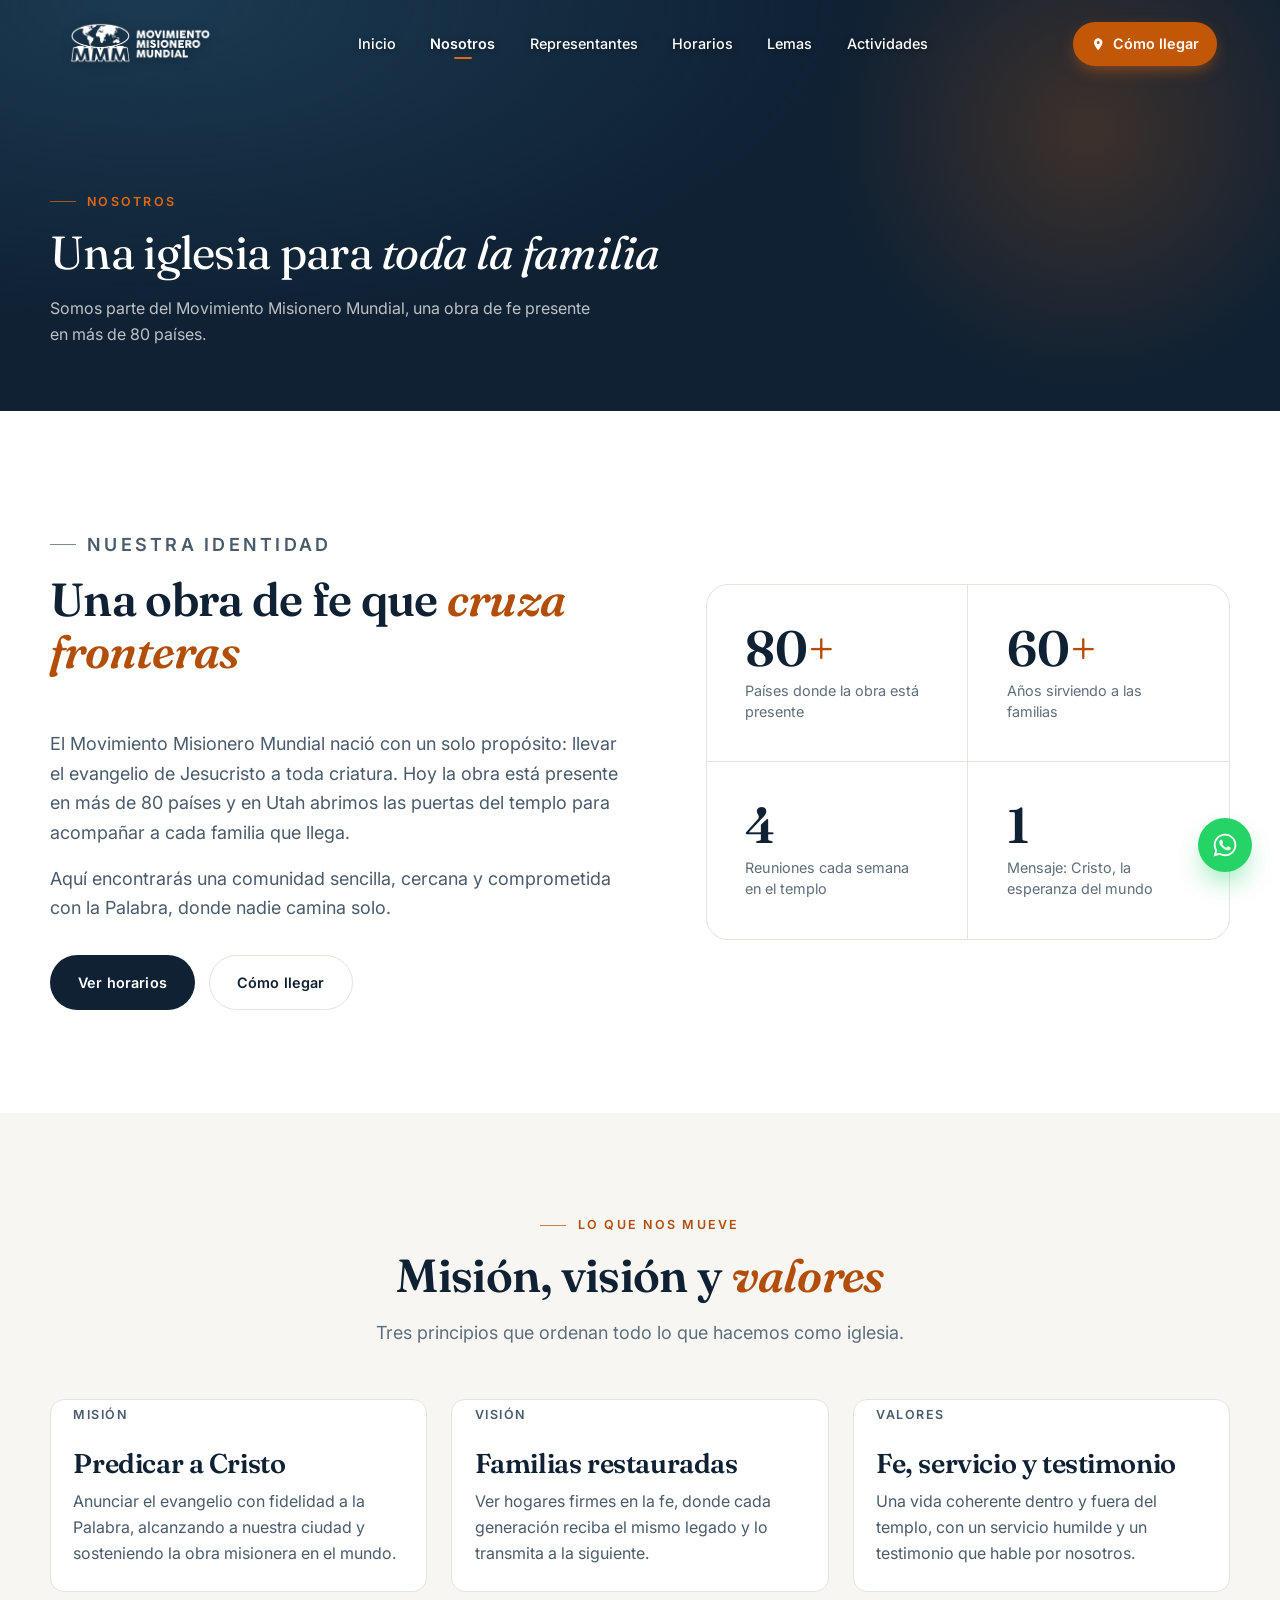
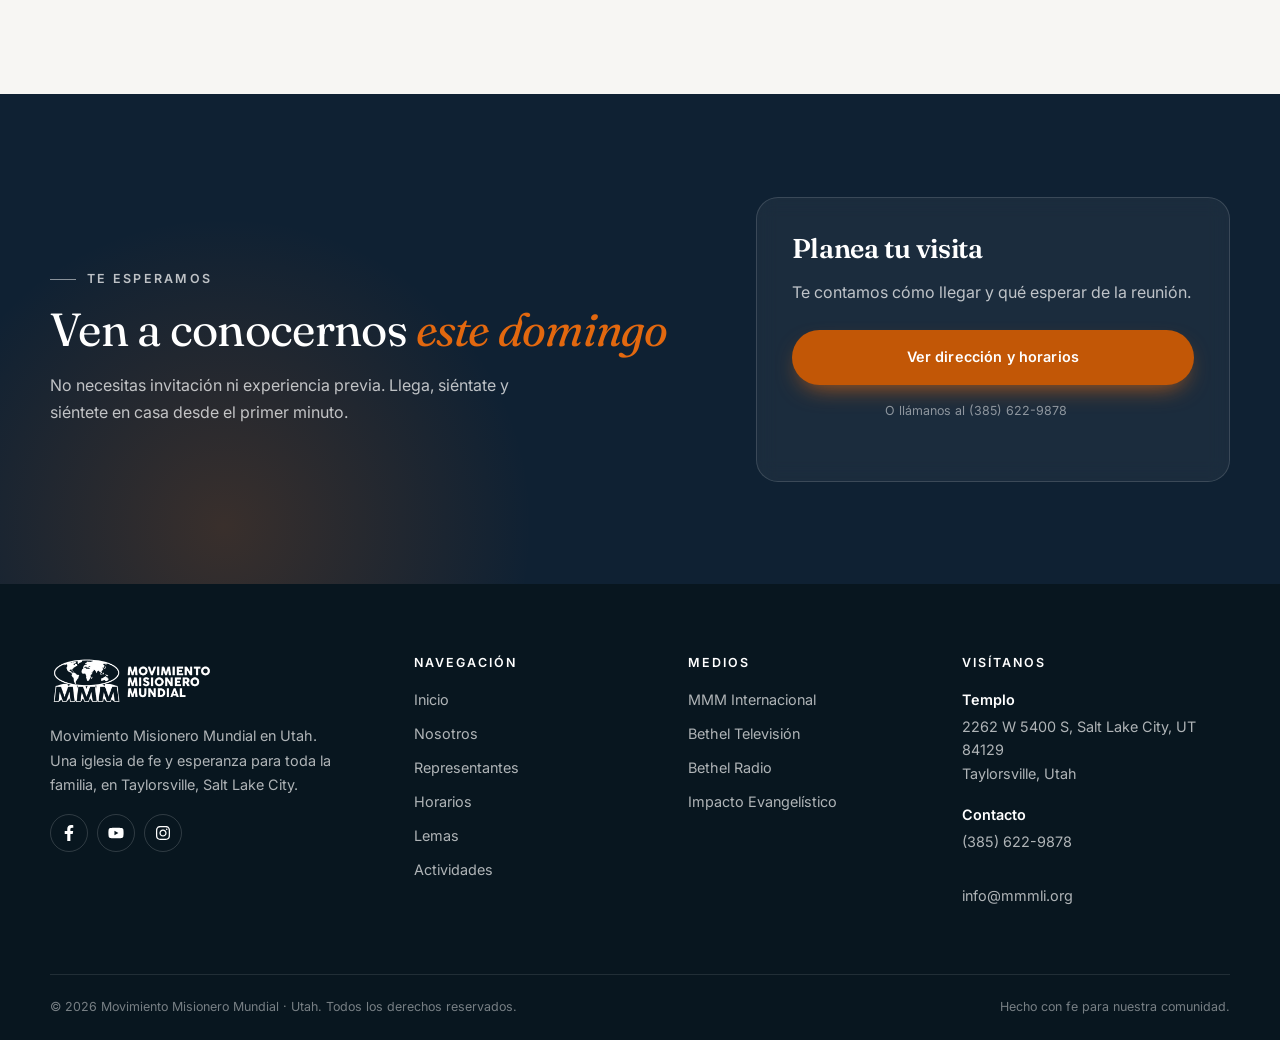
<file: paginas/nosotros.html>
<!doctype html>
<html lang="es">
  <head>
    <meta charset="UTF-8" />
    <meta name="viewport" content="width=device-width, initial-scale=1.0" />
    <title>MMM Utah | Nosotros</title>
    <meta name="description" content="Conoce al Movimiento Misionero Mundial en Utah: nuestra misión, visión y valores." />
    <meta name="theme-color" content="#0f2133" />
    <meta property="og:type" content="website" />
    <meta property="og:site_name" content="MMM Utah" />
    <meta property="og:locale" content="es_ES" />
    <meta property="og:title" content="MMM Utah | Nosotros" />
    <meta property="og:description" content="Conoce al Movimiento Misionero Mundial en Utah: nuestra misión, visión y valores." />
    <meta property="og:image" content="../img/compartir.jpg" />
    <meta property="og:image:width" content="1200" />
    <meta property="og:image:height" content="630" />
    <meta property="og:image:alt" content="Movimiento Misionero Mundial · Utah" />
    <meta name="twitter:card" content="summary_large_image" />
    <link rel="icon" href="../img/logo/favicon.png" />
    <link rel="preconnect" href="https://fonts.googleapis.com" />
    <link rel="preconnect" href="https://fonts.gstatic.com" crossorigin />
    <link
      rel="stylesheet"
      href="https://fonts.googleapis.com/css2?family=Fraunces:opsz,wght@9..144,300;9..144,400;9..144,600;9..144,700&amp;family=Inter:wght@400;500;600;700&amp;display=swap"
    />
    <link rel="stylesheet" href="../css/style.css" />
  </head>
  <body>
    <a class="saltar" href="#contenido">Saltar al contenido</a>

    <header class="header">
      <div class="contenedor header__interior">
        <div class="header__cristal" aria-hidden="true"></div>

        <a class="logo" href="../index.html" aria-label="MMM Utah · Inicio">
          <img src="../img/logo/logo_mmm_2026.png" alt="Movimiento Misionero Mundial" width="600" height="190" />
        </a>

        <button class="nav__toggle" id="navToggle" aria-label="Abrir menú"
                aria-expanded="false" aria-controls="nav">
          <span></span>
        </button>

        <nav class="nav" id="nav" aria-label="Navegación principal">
          <a href="../index.html" class="nav__link">Inicio</a>
          <a href="nosotros.html" class="nav__link nav__link--activo">Nosotros</a>
          <a href="representantes.html" class="nav__link">Representantes</a>
          <a href="horarios.html" class="nav__link">Horarios</a>
          <a href="lemas.html" class="nav__link">Lemas</a>
          <a href="noticias.html" class="nav__link">Actividades</a>
        </nav>

        <a class="header__cta" data-mapa href="https://www.google.com/maps/search/?api=1&amp;query=2262%20W%205400%20S%2C%20Salt%20Lake%20City%2C%20UT%2084129"
           target="_blank" rel="noopener" aria-label="Cómo llegar al templo">
          <svg viewBox="0 0 24 24" aria-hidden="true"><path d="M12 2a7 7 0 0 0-7 7c0 5.25 7 13 7 13s7-7.75 7-13a7 7 0 0 0-7-7Zm0 9.5A2.5 2.5 0 1 1 14.5 9 2.5 2.5 0 0 1 12 11.5Z"/></svg>
          <span class="header__cta-txt">Cómo llegar</span>
        </a>
      </div>
    </header>

    <main id="contenido">
      <section class="encabezado-pagina">
        <div class="contenedor">
          <p class="eyebrow">Nosotros</p>
          <h1>Una iglesia para <em>toda la familia</em></h1>
          <p>Somos parte del Movimiento Misionero Mundial, una obra de fe presente en más de 80 países.</p>
        </div>
      </section>

      <section class="seccion">
        <div class="contenedor somos__grid">
          <div class="somos__texto reveal">
            <header class="sec-head">
              <p class="eyebrow">Nuestra identidad</p>
              <h2 class="sec-title">Una obra de fe que <em>cruza fronteras</em></h2>
            </header>
            <p>
              El Movimiento Misionero Mundial nació con un solo propósito:
              llevar el evangelio de Jesucristo a toda criatura. Hoy la obra
              está presente en más de 80 países y en Utah abrimos las puertas
              del templo para acompañar a cada familia que llega.
            </p>
            <p>
              Aquí encontrarás una comunidad sencilla, cercana y comprometida
              con la Palabra, donde nadie camina solo.
            </p>
            <div class="somos__acciones">
              <a class="btn btn--oscuro" href="horarios.html">Ver horarios</a>
              <a class="btn btn--linea" href="../index.html#visitanos">Cómo llegar</a>
            </div>
          </div>

          <div class="somos__cifras reveal">
            <div class="cifra">
              <p class="cifra__num">80<span>+</span></p>
              <p class="cifra__txt">Países donde la obra está presente</p>
            </div>
            <div class="cifra">
              <p class="cifra__num">60<span>+</span></p>
              <p class="cifra__txt">Años sirviendo a las familias</p>
            </div>
            <div class="cifra">
              <p class="cifra__num">4</p>
              <p class="cifra__txt">Reuniones cada semana en el templo</p>
            </div>
            <div class="cifra">
              <p class="cifra__num">1</p>
              <p class="cifra__txt">Mensaje: Cristo, la esperanza del mundo</p>
            </div>
          </div>
        </div>
      </section>

      <section class="seccion seccion--papel">
        <div class="contenedor">
          <header class="sec-head sec-head--centro reveal">
            <p class="eyebrow">Lo que nos mueve</p>
            <h2 class="sec-title">Misión, visión y <em>valores</em></h2>
            <p class="sec-sub">
              Tres principios que ordenan todo lo que hacemos como iglesia.
            </p>
          </header>

          <div class="grid reveal">
            <article class="tarjeta">
              <p class="tarjeta__cargo">Misión</p>
              <h3>Predicar a Cristo</h3>
              <p>
                Anunciar el evangelio con fidelidad a la Palabra, alcanzando a
                nuestra ciudad y sosteniendo la obra misionera en el mundo.
              </p>
            </article>
            <article class="tarjeta">
              <p class="tarjeta__cargo">Visión</p>
              <h3>Familias restauradas</h3>
              <p>
                Ver hogares firmes en la fe, donde cada generación reciba el
                mismo legado y lo transmita a la siguiente.
              </p>
            </article>
            <article class="tarjeta">
              <p class="tarjeta__cargo">Valores</p>
              <h3>Fe, servicio y testimonio</h3>
              <p>
                Una vida coherente dentro y fuera del templo, con un servicio
                humilde y un testimonio que hable por nosotros.
              </p>
            </article>
          </div>
        </div>
      </section>

      <section class="seccion oracion">
        <div class="contenedor oracion__grid">
          <div class="reveal">
            <p class="eyebrow">Te esperamos</p>
            <h2>Ven a conocernos <em>este domingo</em></h2>
            <p>
              No necesitas invitación ni experiencia previa. Llega, siéntate y
              siéntete en casa desde el primer minuto.
            </p>
          </div>
          <div class="oracion__caja reveal">
            <h3>Planea tu visita</h3>
            <p>Te contamos cómo llegar y qué esperar de la reunión.</p>
            <a class="btn btn--primario" href="../index.html#visitanos">Ver dirección y horarios</a>
            <p class="oracion__nota">O llámanos al (385) 622-9878</p>
          </div>
        </div>
      </section>

    </main>

    <footer class="footer">
      <div class="contenedor">
        <div class="footer__grid">
          <div>
            <div class="footer__logo">
              <img src="../img/logo/logo_mmm_2026.png" alt="Movimiento Misionero Mundial" width="600" height="190" loading="lazy" decoding="async" />
            </div>
            <p class="footer__lema">
              Movimiento Misionero Mundial en Utah. Una iglesia de fe y
              esperanza para toda la familia, en Taylorsville, Salt Lake City.
            </p>
            <div class="footer__redes">
              <a href="https://www.facebook.com/mmmoficial" target="_blank" rel="noopener" aria-label="Facebook">
                <svg viewBox="0 0 320 512"><path d="M279.14 288l14.22-92.66h-88.91v-60.13c0-25.35 12.42-50.06 52.24-50.06h40.42V6.26S260.43 0 225.36 0c-73.22 0-121.08 44.38-121.08 124.72v70.62H22.89V288h81.39v224h100.17V288z"/></svg>
              </a>
              <a href="https://www.youtube.com/@mmmoficial" target="_blank" rel="noopener" aria-label="YouTube">
                <svg viewBox="0 0 576 512"><path d="M549.65 124.08c-6.28-23.65-24.79-42.28-48.28-48.6C458.78 64 288 64 288 64S117.22 64 74.63 75.48c-23.49 6.32-42 24.95-48.28 48.6C15 167.06 15 256.3 15 256.3s0 89.24 11.35 132.22c6.28 23.65 24.79 41.5 48.28 47.82C117.22 448 288 448 288 448s170.78 0 213.37-11.66c23.49-6.32 42-24.17 48.28-47.82C561 345.54 561 256.3 561 256.3s0-89.24-11.35-132.22zM232.15 337.6V175l142.77 81.3z"/></svg>
              </a>
              <a href="https://www.instagram.com/mmmoficial" target="_blank" rel="noopener" aria-label="Instagram">
                <svg viewBox="0 0 448 512"><path d="M224.1 141c-63.6 0-114.9 51.3-114.9 114.9s51.3 114.9 114.9 114.9S339 319.5 339 255.9 287.7 141 224.1 141zm0 189.6c-41.1 0-74.7-33.5-74.7-74.7s33.5-74.7 74.7-74.7 74.7 33.5 74.7 74.7-33.6 74.7-74.7 74.7zm146.4-194.3c0 14.9-12 26.8-26.8 26.8-14.9 0-26.8-12-26.8-26.8s12-26.8 26.8-26.8 26.8 12 26.8 26.8zm76.1 27.2c-1.7-35.9-9.9-67.7-36.2-93.9-26.2-26.2-58-34.4-93.9-36.2-37-2.1-147.9-2.1-184.9 0-35.8 1.7-67.6 9.9-93.9 36.1s-34.4 58-36.2 93.9c-2.1 37-2.1 147.9 0 184.9 1.7 35.9 9.9 67.7 36.2 93.9s58 34.4 93.9 36.2c37 2.1 147.9 2.1 184.9 0 35.9-1.7 67.7-9.9 93.9-36.2 26.2-26.2 34.4-58 36.2-93.9 2.1-37 2.1-147.8 0-184.8zM398.8 388c-7.8 19.6-22.9 34.7-42.6 42.6-29.5 11.7-99.5 9-132.1 9s-102.7 2.6-132.1-9c-19.6-7.8-34.7-22.9-42.6-42.6-11.7-29.5-9-99.5-9-132.1s-2.6-102.7 9-132.1c7.8-19.6 22.9-34.7 42.6-42.6 29.5-11.7 99.5-9 132.1-9s102.7-2.6 132.1 9c19.6 7.8 34.7 22.9 42.6 42.6 11.7 29.5 9 99.5 9 132.1s2.7 102.7-9 132.1z"/></svg>
              </a>
            </div>
          </div>

          <nav aria-label="Enlaces del sitio">
            <h2 class="footer__titulo">Navegación</h2>
            <ul class="footer__lista">
              <li><a href="../index.html">Inicio</a></li>
              <li><a href="nosotros.html">Nosotros</a></li>
              <li><a href="representantes.html">Representantes</a></li>
              <li><a href="horarios.html">Horarios</a></li>
              <li><a href="lemas.html">Lemas</a></li>
              <li><a href="noticias.html">Actividades</a></li>
            </ul>
          </nav>

          <nav aria-label="Enlaces externos">
            <h2 class="footer__titulo">Medios</h2>
            <ul class="footer__lista">
              <li><a href="https://mmmoficial.org/" target="_blank" rel="noopener">MMM Internacional</a></li>
              <li><a href="https://betheltv.tv/" target="_blank" rel="noopener">Bethel Televisión</a></li>
              <li><a href="http://bethelradio.fm" target="_blank" rel="noopener">Bethel Radio</a></li>
              <li><a href="https://impactoevangelistico.net/" target="_blank" rel="noopener">Impacto Evangelístico</a></li>
            </ul>
          </nav>

          <div>
            <h2 class="footer__titulo">Visítanos</h2>
            <p class="footer__dato">
              <strong>Templo</strong>
              2262 W 5400 S, Salt Lake City, UT 84129<br />
              Taylorsville, Utah
            </p>
            <p class="footer__dato">
              <strong>Contacto</strong>
              <a href="tel:3856229878">(385) 622-9878</a><br />
              <a href="mailto:info@mmmli.org">info@mmmli.org</a>
            </p>
          </div>
        </div>

        <div class="footer__base">
          <p>&copy; <span id="anio"></span> Movimiento Misionero Mundial · Utah. Todos los derechos reservados.</p>
          <p>Hecho con fe para nuestra comunidad.</p>
        </div>
      </div>
    </footer>

    <a class="flotante"
       href="https://wa.me/51988071855?text=Hola%2C%20quisiera%20m%C3%A1s%20informaci%C3%B3n"
       target="_blank" rel="noopener" aria-label="Escríbenos por WhatsApp">
      <svg viewBox="0 0 448 512" aria-hidden="true"><path d="M380.9 97.1C339 55.1 283.2 32 223.9 32c-122.4 0-222 99.6-222 222 0 39.1 10.2 77.3 29.6 111L0 480l117.7-30.9c32.4 17.7 68.9 27 106.1 27h.1c122.3 0 224.1-99.6 224.1-222 0-59.3-25.2-115-67.1-157zm-157 341.6c-33.2 0-65.7-8.9-94-25.7l-6.7-4-69.8 18.3L72 359.2l-4.4-7c-18.5-29.4-28.2-63.3-28.2-98.2 0-101.7 82.8-184.5 184.6-184.5 49.3 0 95.6 19.2 130.4 54.1 34.8 34.9 56.2 81.2 56.1 130.5 0 101.8-84.9 184.6-186.6 184.6zm101.2-138.2c-5.5-2.8-32.8-16.2-37.9-18-5.1-1.9-8.8-2.8-12.5 2.8-3.7 5.6-14.3 18-17.6 21.8-3.2 3.7-6.5 4.2-12 1.4-32.6-16.3-54-29.1-75.5-66-5.7-9.8 5.7-9.1 16.3-30.3 1.8-3.7.9-6.9-.5-9.7-1.4-2.8-12.5-30.1-17.1-41.2-4.5-10.8-9.1-9.3-12.5-9.5-3.2-.2-6.9-.2-10.6-.2-3.7 0-9.7 1.4-14.8 6.9-5.1 5.6-19.4 19-19.4 46.3 0 27.3 19.9 53.7 22.6 57.4 2.8 3.7 39.1 59.7 94.8 83.8 35.2 15.2 49 16.5 66.6 13.9 10.7-1.6 32.8-13.4 37.4-26.4 4.6-13 4.6-24.1 3.2-26.4-1.3-2.5-5-3.9-10.5-6.6z"/></svg>
    </a>


    <script src="../js/datos.js"></script>
    <script src="../js/main.js"></script>
  </body>
</html>
</file>
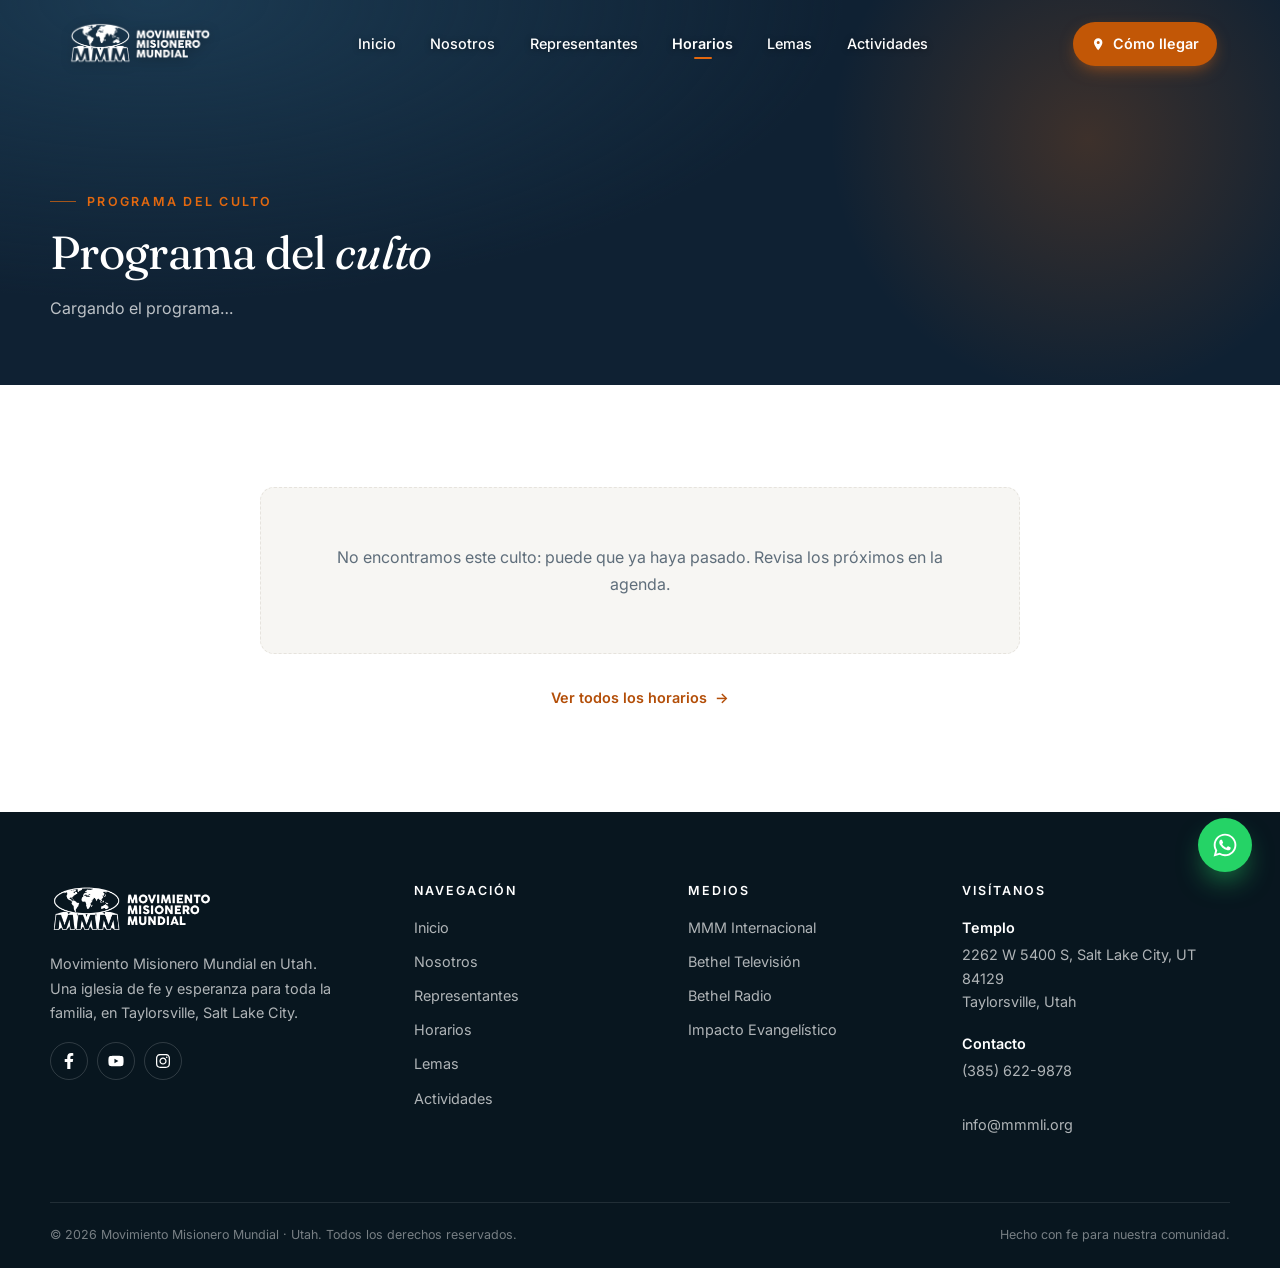
<file: paginas/programa.html>
<!doctype html>
<html lang="es">
  <head>
    <meta charset="UTF-8" />
    <meta name="viewport" content="width=device-width, initial-scale=1.0" />
    <title>MMM Utah | Programa del culto</title>
    <meta name="description" content="Quiénes participan en el próximo culto del Movimiento Misionero Mundial en Taylorsville, Utah." />
    <meta name="theme-color" content="#0f2133" />
    <meta property="og:type" content="website" />
    <meta property="og:site_name" content="MMM Utah" />
    <meta property="og:locale" content="es_ES" />
    <meta property="og:title" content="MMM Utah | Programa del culto" />
    <meta property="og:description" content="Quiénes participan en el próximo culto del Movimiento Misionero Mundial en Taylorsville, Utah." />
    <meta property="og:image" content="../img/compartir.jpg" />
    <meta property="og:image:width" content="1200" />
    <meta property="og:image:height" content="630" />
    <meta property="og:image:alt" content="Movimiento Misionero Mundial · Utah" />
    <meta name="twitter:card" content="summary_large_image" />
    <link rel="icon" href="../img/logo/favicon.png" />
    <link rel="preconnect" href="https://fonts.googleapis.com" />
    <link rel="preconnect" href="https://fonts.gstatic.com" crossorigin />
    <link
      rel="stylesheet"
      href="https://fonts.googleapis.com/css2?family=Fraunces:opsz,wght@9..144,300;9..144,400;9..144,600;9..144,700&amp;family=Inter:wght@400;500;600;700&amp;display=swap"
    />
    <link rel="stylesheet" href="../css/style.css" />
  </head>
  <body>
    <a class="saltar" href="#contenido">Saltar al contenido</a>

    <header class="header">
      <div class="contenedor header__interior">
        <div class="header__cristal" aria-hidden="true"></div>

        <a class="logo" href="../index.html" aria-label="MMM Utah · Inicio">
          <img src="../img/logo/logo_mmm_2026.png" alt="Movimiento Misionero Mundial" width="600" height="190" />
        </a>

        <button class="nav__toggle" id="navToggle" aria-label="Abrir menú"
                aria-expanded="false" aria-controls="nav">
          <span></span>
        </button>

        <nav class="nav" id="nav" aria-label="Navegación principal">
          <a href="../index.html" class="nav__link">Inicio</a>
          <a href="nosotros.html" class="nav__link">Nosotros</a>
          <a href="representantes.html" class="nav__link">Representantes</a>
          <a href="horarios.html" class="nav__link nav__link--activo">Horarios</a>
          <a href="lemas.html" class="nav__link">Lemas</a>
          <a href="noticias.html" class="nav__link">Actividades</a>
        </nav>

        <a class="header__cta" data-mapa href="https://www.google.com/maps/search/?api=1&amp;query=2262%20W%205400%20S%2C%20Salt%20Lake%20City%2C%20UT%2084129"
           target="_blank" rel="noopener" aria-label="Cómo llegar al templo">
          <svg viewBox="0 0 24 24" aria-hidden="true"><path d="M12 2a7 7 0 0 0-7 7c0 5.25 7 13 7 13s7-7.75 7-13a7 7 0 0 0-7-7Zm0 9.5A2.5 2.5 0 1 1 14.5 9 2.5 2.5 0 0 1 12 11.5Z"/></svg>
          <span class="header__cta-txt">Cómo llegar</span>
        </a>
      </div>
    </header>

    <main id="contenido">
      <section class="encabezado-pagina">
        <div class="contenedor">
          <p class="eyebrow">Programa del culto</p>
          <!-- main.js reemplaza título y fecha con los del culto -->
          <h1 id="programaTitulo">Programa del <em>culto</em></h1>
          <p id="programaCuando">Cargando el programa…</p>
        </div>
      </section>

      <section class="seccion">
        <div class="contenedor">
          <!-- main.js arma el programa desde CULTOS, CULTOS_EXTRA y
               PROGRAMAS en js/datos.js -->
          <div class="programa reveal" id="programaCulto"></div>

          <div class="programa__pie reveal">
            <a class="enlace-flecha" href="horarios.html">Ver todos los horarios</a>
          </div>
        </div>
      </section>
    </main>

    <footer class="footer">
      <div class="contenedor">
        <div class="footer__grid">
          <div>
            <div class="footer__logo">
              <img src="../img/logo/logo_mmm_2026.png" alt="Movimiento Misionero Mundial" width="600" height="190" loading="lazy" decoding="async" />
            </div>
            <p class="footer__lema">
              Movimiento Misionero Mundial en Utah. Una iglesia de fe y
              esperanza para toda la familia, en Taylorsville, Salt Lake City.
            </p>
            <div class="footer__redes">
              <a href="https://www.facebook.com/mmmoficial" target="_blank" rel="noopener" aria-label="Facebook">
                <svg viewBox="0 0 320 512"><path d="M279.14 288l14.22-92.66h-88.91v-60.13c0-25.35 12.42-50.06 52.24-50.06h40.42V6.26S260.43 0 225.36 0c-73.22 0-121.08 44.38-121.08 124.72v70.62H22.89V288h81.39v224h100.17V288z"/></svg>
              </a>
              <a href="https://www.youtube.com/@mmmoficial" target="_blank" rel="noopener" aria-label="YouTube">
                <svg viewBox="0 0 576 512"><path d="M549.65 124.08c-6.28-23.65-24.79-42.28-48.28-48.6C458.78 64 288 64 288 64S117.22 64 74.63 75.48c-23.49 6.32-42 24.95-48.28 48.6C15 167.06 15 256.3 15 256.3s0 89.24 11.35 132.22c6.28 23.65 24.79 41.5 48.28 47.82C117.22 448 288 448 288 448s170.78 0 213.37-11.66c23.49-6.32 42-24.17 48.28-47.82C561 345.54 561 256.3 561 256.3s0-89.24-11.35-132.22zM232.15 337.6V175l142.77 81.3z"/></svg>
              </a>
              <a href="https://www.instagram.com/mmmoficial" target="_blank" rel="noopener" aria-label="Instagram">
                <svg viewBox="0 0 448 512"><path d="M224.1 141c-63.6 0-114.9 51.3-114.9 114.9s51.3 114.9 114.9 114.9S339 319.5 339 255.9 287.7 141 224.1 141zm0 189.6c-41.1 0-74.7-33.5-74.7-74.7s33.5-74.7 74.7-74.7 74.7 33.5 74.7 74.7-33.6 74.7-74.7 74.7zm146.4-194.3c0 14.9-12 26.8-26.8 26.8-14.9 0-26.8-12-26.8-26.8s12-26.8 26.8-26.8 26.8 12 26.8 26.8zm76.1 27.2c-1.7-35.9-9.9-67.7-36.2-93.9-26.2-26.2-58-34.4-93.9-36.2-37-2.1-147.9-2.1-184.9 0-35.8 1.7-67.6 9.9-93.9 36.1s-34.4 58-36.2 93.9c-2.1 37-2.1 147.9 0 184.9 1.7 35.9 9.9 67.7 36.2 93.9s58 34.4 93.9 36.2c37 2.1 147.9 2.1 184.9 0 35.9-1.7 67.7-9.9 93.9-36.2 26.2-26.2 34.4-58 36.2-93.9 2.1-37 2.1-147.8 0-184.8zM398.8 388c-7.8 19.6-22.9 34.7-42.6 42.6-29.5 11.7-99.5 9-132.1 9s-102.7 2.6-132.1-9c-19.6-7.8-34.7-22.9-42.6-42.6-11.7-29.5-9-99.5-9-132.1s-2.6-102.7 9-132.1c7.8-19.6 22.9-34.7 42.6-42.6 29.5-11.7 99.5-9 132.1-9s102.7-2.6 132.1 9c19.6 7.8 34.7 22.9 42.6 42.6 11.7 29.5 9 99.5 9 132.1s2.7 102.7-9 132.1z"/></svg>
              </a>
            </div>
          </div>

          <nav aria-label="Enlaces del sitio">
            <h2 class="footer__titulo">Navegación</h2>
            <ul class="footer__lista">
              <li><a href="../index.html">Inicio</a></li>
              <li><a href="nosotros.html">Nosotros</a></li>
              <li><a href="representantes.html">Representantes</a></li>
              <li><a href="horarios.html">Horarios</a></li>
              <li><a href="lemas.html">Lemas</a></li>
              <li><a href="noticias.html">Actividades</a></li>
            </ul>
          </nav>

          <nav aria-label="Enlaces externos">
            <h2 class="footer__titulo">Medios</h2>
            <ul class="footer__lista">
              <li><a href="https://mmmoficial.org/" target="_blank" rel="noopener">MMM Internacional</a></li>
              <li><a href="https://betheltv.tv/" target="_blank" rel="noopener">Bethel Televisión</a></li>
              <li><a href="http://bethelradio.fm" target="_blank" rel="noopener">Bethel Radio</a></li>
              <li><a href="https://impactoevangelistico.net/" target="_blank" rel="noopener">Impacto Evangelístico</a></li>
            </ul>
          </nav>

          <div>
            <h2 class="footer__titulo">Visítanos</h2>
            <p class="footer__dato">
              <strong>Templo</strong>
              2262 W 5400 S, Salt Lake City, UT 84129<br />
              Taylorsville, Utah
            </p>
            <p class="footer__dato">
              <strong>Contacto</strong>
              <a href="tel:3856229878">(385) 622-9878</a><br />
              <a href="mailto:info@mmmli.org">info@mmmli.org</a>
            </p>
          </div>
        </div>

        <div class="footer__base">
          <p>&copy; <span id="anio"></span> Movimiento Misionero Mundial · Utah. Todos los derechos reservados.</p>
          <p>Hecho con fe para nuestra comunidad.</p>
        </div>
      </div>
    </footer>

    <a class="flotante"
       href="https://wa.me/51988071855?text=Hola%2C%20quisiera%20m%C3%A1s%20informaci%C3%B3n"
       target="_blank" rel="noopener" aria-label="Escríbenos por WhatsApp">
      <svg viewBox="0 0 448 512" aria-hidden="true"><path d="M380.9 97.1C339 55.1 283.2 32 223.9 32c-122.4 0-222 99.6-222 222 0 39.1 10.2 77.3 29.6 111L0 480l117.7-30.9c32.4 17.7 68.9 27 106.1 27h.1c122.3 0 224.1-99.6 224.1-222 0-59.3-25.2-115-67.1-157zm-157 341.6c-33.2 0-65.7-8.9-94-25.7l-6.7-4-69.8 18.3L72 359.2l-4.4-7c-18.5-29.4-28.2-63.3-28.2-98.2 0-101.7 82.8-184.5 184.6-184.5 49.3 0 95.6 19.2 130.4 54.1 34.8 34.9 56.2 81.2 56.1 130.5 0 101.8-84.9 184.6-186.6 184.6zm101.2-138.2c-5.5-2.8-32.8-16.2-37.9-18-5.1-1.9-8.8-2.8-12.5 2.8-3.7 5.6-14.3 18-17.6 21.8-3.2 3.7-6.5 4.2-12 1.4-32.6-16.3-54-29.1-75.5-66-5.7-9.8 5.7-9.1 16.3-30.3 1.8-3.7.9-6.9-.5-9.7-1.4-2.8-12.5-30.1-17.1-41.2-4.5-10.8-9.1-9.3-12.5-9.5-3.2-.2-6.9-.2-10.6-.2-3.7 0-9.7 1.4-14.8 6.9-5.1 5.6-19.4 19-19.4 46.3 0 27.3 19.9 53.7 22.6 57.4 2.8 3.7 39.1 59.7 94.8 83.8 35.2 15.2 49 16.5 66.6 13.9 10.7-1.6 32.8-13.4 37.4-26.4 4.6-13 4.6-24.1 3.2-26.4-1.3-2.5-5-3.9-10.5-6.6z"/></svg>
    </a>


    <script src="../js/datos.js"></script>
    <script src="../js/main.js"></script>
  </body>
</html>
</file>
<file: css/style.css>
/* ============================================================
   MMM · Utah — Hoja de estilos
   Sistema minimalista y uniforme.

   1. Tokens        2. Base y tipografía   3. Utilidades
   4. Header/Nav    5. Hero                6. Componentes
   7. Secciones     8. Footer              9. Responsive
   ============================================================ */

/* Las tipografías se cargan con <link> en el <head> de cada página:
   un @import aquí encadena HTML → style.css → fonts.googleapis.com y
   retrasa el primer pintado. */

/* 1. Tokens --------------------------------------------------- */
:root {
  /* Color · una sola familia fría + un acento cálido.
     Los contrastes anotados son sobre --papel (blanco); el mínimo
     que se acepta en el sitio es 4.5:1 (WCAG AA, texto normal). */
  --ink:        #0f2133;   /* titulares y fondos oscuros   16.2:1 */
  --ink-suave:  #34485c;   /* texto fuerte                  8.9:1 */
  --tinta:      #4a5b6b;   /* cuerpo de texto               6.6:1 */
  --tenue:      #5f6e7b;   /* metadatos                     5.2:1 */

  /* El naranja de marca vive en rellenos y bordes; como texto sobre
     claro solo da 3.4:1, así que para eso existe --acento-texto. */
  --acento:       #e2680f; /* relleno decorativo, sin texto encima */
  --acento-osc:   #c25706; /* relleno con texto blanco       4.5:1 */
  --acento-prof:  #a8460a; /* el mismo relleno, al pasar     5.9:1 */
  --acento-texto: #b34e08; /* naranja como texto sobre claro 5.2:1 */
  --acento-luz:   rgba(226, 104, 15, .1);

  --papel:      #ffffff;
  --papel-2:    #f7f6f3;   /* crema muy suave              */
  --papel-3:    #eeece6;
  --linea:      #e6e3dd;
  --linea-luz:  rgba(255, 255, 255, .16);

  /* Tipografía */
  --display: "Fraunces", "Iowan Old Style", Georgia, serif;
  --fuente:  "Inter", system-ui, -apple-system, "Segoe UI", sans-serif;

  --t-xs:  .78rem;
  --t-sm:  .9rem;
  --t-md:  1rem;
  --t-lg:  1.125rem;
  --t-xl:  clamp(1.35rem, 1.1rem + .9vw, 1.7rem);
  --t-2xl: clamp(1.8rem, 1.3rem + 2vw, 2.9rem);
  --t-3xl: clamp(2.4rem, 1.5rem + 3.8vw, 4.4rem);

  /* Ritmo */
  --s-1: .5rem;
  --s-2: 1rem;
  --s-3: 1.5rem;
  --s-4: 2rem;
  --s-5: 3rem;
  --s-6: 4.5rem;
  --seccion: clamp(4rem, 8vw, 7rem);

  --radio-sm: 8px;
  --radio:    14px;
  --radio-lg: 22px;

  --sombra-sm: 0 1px 2px rgba(15, 33, 51, .05);
  --sombra:    0 10px 30px -12px rgba(15, 33, 51, .18);
  --sombra-lg: 0 30px 60px -25px rgba(15, 33, 51, .28);

  --ease: cubic-bezier(.22, 1, .36, 1);
  --ancho-max: 1180px;
}

/* 2. Base ----------------------------------------------------- */
*, *::before, *::after { margin: 0; padding: 0; box-sizing: border-box; }

html { -webkit-text-size-adjust: 100%; scroll-behavior: smooth; }

body {
  -webkit-tap-highlight-color: rgba(226, 104, 15, .15);
  font-family: var(--fuente);
  font-size: var(--t-md);
  color: var(--tinta);
  line-height: 1.65;
  background: var(--papel);
  -webkit-font-smoothing: antialiased;
  overflow-x: hidden;
}

img, svg { max-width: 100%; display: block; }
a { color: inherit; text-decoration: none; }
button { font: inherit; }
ul  { list-style: none; }

h1, h2, h3, h4 {
  font-family: var(--display);
  color: var(--ink);
  font-weight: 600;
  line-height: 1.12;
  letter-spacing: -.015em;
}

::selection { background: var(--acento-osc); color: #fff; }

:focus-visible {
  outline: 2px solid var(--acento);
  outline-offset: 3px;
  border-radius: 3px;
}

/* 3. Utilidades ------------------------------------------------ */
.contenedor {
  width: min(100% - 2.5rem, var(--ancho-max));
  margin-inline: auto;
}

.seccion { padding-block: var(--seccion); }
.seccion--papel { background: var(--papel-2); }

/* Encabezado de sección: mismo patrón en todo el sitio */
.sec-head { max-width: 62ch; margin-bottom: clamp(2rem, 4vw, 3.25rem); }
.sec-head--centro { margin-inline: auto; text-align: center; }

.eyebrow {
  display: flex;
  align-items: center;
  gap: .7rem;
  margin-bottom: .9rem;
  color: var(--acento-texto);
  font-size: var(--t-xs);
  font-weight: 600;
  letter-spacing: .18em;
  text-transform: uppercase;
}
.sec-head--centro .eyebrow { justify-content: center; }
.eyebrow::before {
  content: "";
  width: 26px;
  height: 1px;
  background: currentColor;
  opacity: .7;
}

.sec-title { font-size: var(--t-2xl); }
.sec-title em { font-style: italic; color: var(--acento-texto); }

.sec-sub {
  margin-top: var(--s-2);
  color: var(--tenue);
  font-size: var(--t-lg);
  max-width: 58ch;
}
.sec-head--centro .sec-sub { margin-inline: auto; }

/* Aparición al desplazar (main.js) */
.reveal {
  opacity: 0;
  transform: translateY(22px);
  transition: opacity .7s var(--ease), transform .7s var(--ease);
}
.reveal.es-visible { opacity: 1; transform: none; }

@media (prefers-reduced-motion: reduce) {
  html { scroll-behavior: auto; }
  .reveal { opacity: 1; transform: none; transition: none; }
  *, *::before, *::after {
    animation-duration: .01ms !important;
    transition-duration: .01ms !important;
  }
}

/* Salto al contenido (accesibilidad) */
.saltar {
  position: absolute;
  left: 50%;
  top: -100px;
  transform: translateX(-50%);
  z-index: 200;
  background: var(--ink);
  color: #fff;
  padding: .7rem 1.2rem;
  border-radius: 0 0 var(--radio-sm) var(--radio-sm);
  transition: top .2s var(--ease);
}
.saltar:focus { top: 0; }

/* 4. Header y navegación --------------------------------------- */
.header {
  position: sticky;
  top: 0;
  z-index: 60;
  padding-block: .75rem;
  background: transparent;
}

.header__interior {
  position: relative;
  display: flex;
  align-items: center;
  justify-content: space-between;
  gap: var(--s-3);
  padding: .55rem .8rem .55rem 1.1rem;
  border-radius: 999px;
}

/* Cristal esmerilado: capa aparte para que el menú móvil, que es
   hijo del header, conserve un fondo real que difuminar.

   Se arma en capas, como el vidrio de los sistemas operativos:
   - tinte translúcido con un degradé de luz arriba
   - desenfoque fuerte con saturación, para que lo de atrás se lea
     como color y no como formas
   - borde de un pelo que marca el contorno sobre fondos del mismo tono
   - brillo interior arriba y sombra en dos niveles: una corta que lo
     asienta y una larga y suave que lo despega de la página */
.header__cristal {
  --cristal-tinte: rgba(255, 255, 255, .66);
  --cristal-borde: rgba(15, 33, 51, .08);
  --cristal-brillo: rgba(255, 255, 255, .9);
  --cristal-sombra:
    0 1px 2px rgba(15, 33, 51, .05),
    0 12px 32px -12px rgba(15, 33, 51, .22);

  position: absolute;
  inset: 0;
  border-radius: inherit;
  opacity: 0;
  background-color: rgba(255, 255, 255, .96);
  /* Luz de arriba: fija, sirve igual para el tinte claro y el oscuro.
     El tinte va aparte, en background-color, porque un degradé no se
     anima y el cambio de oscuro a claro saltaría de golpe */
  background-image: linear-gradient(180deg, rgba(255, 255, 255, .16), rgba(255, 255, 255, 0) 70%);
  border: 1px solid var(--cristal-borde);
  box-shadow: inset 0 1px 0 var(--cristal-brillo), var(--cristal-sombra);
  transition:
    opacity .4s var(--ease),
    background-color .4s var(--ease),
    border-color .4s var(--ease),
    box-shadow .4s var(--ease);
  pointer-events: none;
}

/* Sin backdrop-filter el tinte translúcido dejaría pasar el texto de
   atrás sin difuminar: ahí se queda el relleno casi opaco de arriba */
@supports ((backdrop-filter: blur(1px)) or (-webkit-backdrop-filter: blur(1px))) {
  .header__cristal {
    background-color: var(--cristal-tinte);
    -webkit-backdrop-filter: blur(24px) saturate(190%);
            backdrop-filter: blur(24px) saturate(190%);
  }
}

.header--desplazado .header__cristal { opacity: 1; }

/* Sobre el hero o la portada oscura el cristal se tiñe de oscuro:
   con el blanco, las letras blancas del menú se perdían al bajar */
.header:not(.header--sobre-claro) .header__cristal {
  --cristal-tinte: rgba(11, 24, 37, .42);
  --cristal-borde: rgba(255, 255, 255, .12);
  --cristal-brillo: rgba(255, 255, 255, .14);
  --cristal-sombra: 0 12px 32px -12px rgba(0, 0, 0, .45);
  background-color: rgba(11, 24, 37, .9);
}
@supports ((backdrop-filter: blur(1px)) or (-webkit-backdrop-filter: blur(1px))) {
  .header:not(.header--sobre-claro) .header__cristal { background-color: var(--cristal-tinte); }
}

.header .logo,
.header .nav,
.header .nav__toggle,
.header .header__cta { position: relative; z-index: 1; }

.logo img {
  height: 46px;
  width: auto;
  transition: filter .35s var(--ease);
}

/* Sobre el banner el contenido va en blanco con sombra fina */
.header .nav__link,
.header .nav__toggle { color: #fff; text-shadow: 0 1px 6px rgba(0, 0, 0, .45); }
.header .logo img    { filter: drop-shadow(0 2px 6px rgba(0, 0, 0, .35)); }

/* Sobre contenido claro (lo activa main.js) */
.header--sobre-claro .nav__link,
.header--sobre-claro .nav__toggle {
  color: var(--ink);
  text-shadow: none;
}
.header--sobre-claro .logo img { filter: invert(1); }

.nav { display: flex; align-items: center; gap: .35rem; }

.nav__link {
  position: relative;
  padding: .5rem .9rem;
  border-radius: 999px;
  font-size: var(--t-sm);
  font-weight: 500;
  transition: color .25s var(--ease), background .25s var(--ease);
}

.nav__link::after {
  content: "";
  position: absolute;
  left: 50%;
  bottom: .28rem;
  width: 0;
  height: 2px;
  background: var(--acento);
  border-radius: 2px;
  transform: translateX(-50%);
  transition: width .3s var(--ease);
}

.nav__link:hover::after,
.nav__link--activo::after { width: 18px; }
.nav__link--activo { font-weight: 600; }

.header__cta {
  display: inline-flex;
  align-items: center;
  gap: .45rem;
  padding: .62rem 1.15rem;
  border-radius: 999px;
  background: var(--acento-osc);
  color: #fff;
  font-size: var(--t-sm);
  font-weight: 600;
  box-shadow: 0 6px 18px -6px rgba(226, 104, 15, .7);
  transition: transform .25s var(--ease), background .25s var(--ease);
}
.header__cta:hover { background: var(--acento-osc); transform: translateY(-2px); }
.header__cta svg { width: 1em; height: 1em; fill: currentColor; flex-shrink: 0; }
.header__cta-txt { white-space: nowrap; }

.nav__toggle {
  display: none;
  width: 42px;
  height: 42px;
  border: 0;
  border-radius: 50%;
  background: none;
  cursor: pointer;
  place-items: center;
}
.nav__toggle span {
  position: relative;
  display: block;
  width: 20px;
  height: 2px;
  border-radius: 2px;
  background: currentColor;
  transition: transform .3s var(--ease), background .2s;
}
.nav__toggle span::before,
.nav__toggle span::after {
  content: "";
  position: absolute;
  left: 0;
  width: 20px;
  height: 2px;
  border-radius: 2px;
  background: currentColor;
  transition: transform .3s var(--ease);
}
.nav__toggle span::before { top: -6px; }
.nav__toggle span::after  { top: 6px; }

.header--menu-abierto .nav__toggle span { background: transparent; }
.header--menu-abierto .nav__toggle span::before { transform: translateY(6px) rotate(45deg); }
.header--menu-abierto .nav__toggle span::after  { transform: translateY(-6px) rotate(-45deg); }

/* 5. Portada --------------------------------------------------- */
/* Una sola imagen y el mensaje de bienvenida encima. Es la que se
   mete bajo la barra, así el menú tiene fondo oscuro detrás. */
.portada {
  position: relative;
  overflow: hidden;
  background: var(--ink);
  margin-top: calc(-1 * var(--alto-header, 76px));
  /* Toda la pantalla al abrir; svh evita el salto de las barras del
     navegador en el móvil */
  height: 100vh;
  height: 100svh;
}

/* Lo que se ve. main.js va subiendo --avance de 0 a 1 durante la
   primera pantalla de desplazamiento y esto se encoge y redondea. */
.portada__marco {
  position: absolute;
  inset: 0;
  overflow: hidden;
  transform-origin: 50% 35%;
  transform: scale(calc(1 - .12 * var(--avance, 0)));
  border-radius: calc(2.5rem * var(--avance, 0));
  will-change: transform;
}

.portada__fondo {
  position: absolute;
  inset: 0;
  width: 100%;
  height: 100%;
  object-fit: cover;
  object-position: center;
  transform: scale(1.05);
  animation: portadaZoom 12s var(--ease) forwards;
}

@keyframes portadaZoom { to { transform: scale(1); } }

/* Velo para que el texto se lea sobre la foto */
.portada__velo {
  position: absolute;
  inset: 0;
  z-index: 2;
  pointer-events: none;
  background:
    linear-gradient(to right, rgba(8, 20, 32, .86) 0%, rgba(8, 20, 32, .55) 45%, rgba(8, 20, 32, .18) 78%),
    linear-gradient(to top, rgba(8, 20, 32, .7) 0%, transparent 55%);
}

.portada__contenido {
  position: absolute;
  inset: 0;
  z-index: 3;
  display: flex;
  align-items: center;
  padding-top: var(--alto-header, 76px);
  opacity: calc(1 - 1.4 * var(--avance, 0));
}

/* El mensaje entra de a poco al abrir la página */
.portada .hero__texto > * { animation: portadaEntra .9s var(--ease) backwards; }
.portada .hero__marca    { animation-delay: .15s; }
.portada .hero__titulo   { animation-delay: .28s; }
.portada .hero__bajada   { animation-delay: .4s; }
.portada .hero__acciones { animation-delay: .52s; }

@keyframes portadaEntra {
  from { opacity: 0; transform: translateY(18px); }
  to   { opacity: 1; transform: none; }
}

@media (prefers-reduced-motion: reduce) {
  .portada__fondo { animation: none; transform: none; }
  .portada .hero__texto > * { animation: none; }
}

/* 5. Hero ------------------------------------------------------ */
/* El slider va debajo de la portada: ya no se mete bajo la barra */
.hero {
  position: relative;
  overflow: hidden;
  background: var(--ink);
  height: clamp(300px, 40vw, 560px);
}

.slider__pista {
  display: flex;
  height: 100%;
  transition: transform .9s var(--ease);
}

.slider__slide { position: relative; flex: 0 0 100%; height: 100%; }

.slider__imagen {
  width: 100%;
  height: 100%;
  object-fit: cover;
  object-position: center;
  transform: scale(1.06);
  animation: heroZoom 9s var(--ease) forwards;
}

@keyframes heroZoom { to { transform: scale(1); } }

/* Sombra fina abajo para que los puntos no se pierdan en una foto
   clara; el slider ya no lleva texto encima */
.hero__velo {
  position: absolute;
  inset: 0;
  z-index: 2;
  pointer-events: none;
  background: linear-gradient(to top, rgba(8, 20, 32, .45) 0%, transparent 22%);
}

.hero__texto { max-width: 40rem; color: #fff; }

.hero__marca {
  display: inline-flex;
  align-items: center;
  gap: .6rem;
  margin-bottom: 1.4rem;
  padding: .42rem .95rem .42rem .5rem;
  border: 1px solid rgba(255, 255, 255, .28);
  border-radius: 999px;
  background: rgba(255, 255, 255, .1);
  -webkit-backdrop-filter: blur(8px);
          backdrop-filter: blur(8px);
  font-size: var(--t-xs);
  font-weight: 600;
  letter-spacing: .14em;
  text-transform: uppercase;
}
.hero__marca i {
  width: 7px;
  height: 7px;
  border-radius: 50%;
  background: var(--acento);
  box-shadow: 0 0 0 4px var(--acento-luz);
}

.hero__titulo {
  color: #fff;
  font-size: var(--t-3xl);
  font-weight: 400;
  line-height: 1.04;
  letter-spacing: -.03em;
  text-wrap: balance;
}
.hero__titulo em {
  font-style: italic;
  font-weight: 600;
  color: #fff;
}
.hero__titulo b {
  display: block;
  font-weight: 600;
  color: var(--acento);
}

.hero__bajada {
  margin-top: 1.35rem;
  max-width: 34rem;
  color: rgba(255, 255, 255, .82);
  font-size: var(--t-lg);
  line-height: 1.6;
}

.hero__acciones {
  display: flex;
  flex-wrap: wrap;
  gap: .85rem;
  margin-top: 2.2rem;
}

/* Apilado: portada y slider como dos tarjetas -----------------
   En pantallas grandes la portada se queda pegada arriba mientras
   se achica (main.js · encogerPortada) y el slider sube por encima
   con las esquinas de arriba redondeadas, hasta taparla. El pegado
   dura solo lo que dura .apilado: después las dos siguen de largo
   juntas y el resto de la página baja normal.
   En celular (main.js no anima por debajo de 820px) y con el
   movimiento reducido queda como antes: una debajo de la otra. */
@media (min-width: 821px) and (prefers-reduced-motion: no-preference) {
  .apilado .portada {
    position: sticky;
    top: 0;
    z-index: 0;
  }

  /* La portada se oscurece a medida que la tapan: así la tarjeta
     de arriba se despega sin necesidad de una sombra pesada */
  .apilado .portada__marco::after {
    content: "";
    position: absolute;
    inset: 0;
    z-index: 4;
    background: #050d16;
    opacity: calc(.55 * var(--avance, 0));
    pointer-events: none;
  }

  .apilado .hero {
    z-index: 1;
    border-radius: 2.5rem 2.5rem 0 0;
    box-shadow: 0 -24px 60px -20px rgba(0, 0, 0, .55);
  }
}

/* Portada: el texto a la izquierda y, en pantallas grandes, la
   tarjeta de la próxima reunión sobre el lado claro de la foto */
.portada__fila {
  display: flex;
  align-items: center;
  justify-content: space-between;
  gap: var(--s-5);
}

/* Tarjeta de cristal oscuro, el mismo vidrio del header sobre la foto */
.hero__proxima {
  flex: 0 0 22.5rem;
  padding: 1.5rem 1.6rem 1.3rem;
  border-radius: 28px;
  color: #fff;
  background-color: rgba(11, 24, 37, .88);
  background-image: linear-gradient(180deg, rgba(255, 255, 255, .12), rgba(255, 255, 255, 0) 60%);
  border: 1px solid rgba(255, 255, 255, .16);
  box-shadow: inset 0 1px 0 rgba(255, 255, 255, .14), 0 30px 60px -25px rgba(0, 0, 0, .6);
  animation: portadaEntra .9s var(--ease) .64s backwards;
}
@supports ((backdrop-filter: blur(1px)) or (-webkit-backdrop-filter: blur(1px))) {
  .hero__proxima {
    background-color: rgba(11, 24, 37, .42);
    -webkit-backdrop-filter: blur(24px) saturate(190%);
            backdrop-filter: blur(24px) saturate(190%);
  }
}
.hero__proxima[hidden] { display: none; }

.hero__proxima-rotulo {
  display: flex;
  align-items: center;
  gap: .5rem;
  font-size: var(--t-xs);
  font-weight: 600;
  letter-spacing: .1em;
  text-transform: uppercase;
  color: #f0a35c;
}
.hero__proxima-cuando {
  margin-top: .35rem;
  font-family: var(--display);
  font-size: 1.6rem;
  font-weight: 600;
  line-height: 1.2;
}
.hero__proxima ul {
  display: grid;
  gap: .2rem;
  margin: 1rem 0 1.1rem;
  list-style: none;
}
.hero__proxima li {
  display: grid;
  grid-template-columns: 5.9rem 1fr;
  align-items: baseline;
  gap: .75rem;
  padding: .6rem 0;
  border-top: 1px solid rgba(255, 255, 255, .12);
}
.hero__proxima-hora { font-size: var(--t-sm); font-weight: 600; color: rgba(255, 255, 255, .78); }
.hero__proxima-nombre { font-weight: 600; line-height: 1.3; }

/* Una que está pasando ahora mismo */
.hero__proxima-ahora {
  display: inline-block;
  margin-left: .4rem;
  padding: .1rem .5rem;
  border-radius: 999px;
  background: var(--acento-osc);
  color: #fff;
  font-size: .7rem;
  font-weight: 600;
  letter-spacing: .04em;
  vertical-align: .1em;
}
.hero__proxima-ver {
  font-size: var(--t-sm);
  font-weight: 600;
  color: #fff;
  text-decoration: none;
}
.hero__proxima-ver::after { content: " →"; }
.hero__proxima-ver:hover { color: #f0a35c; }

/* En tablet y celular no entra al lado del texto: la próxima reunión
   ya sale en la barra de abajo de la portada */
@media (max-width: 1040px) {
  .hero__proxima { display: none !important; }
}

/* Controles del slider */
.slider__puntos {
  position: absolute;
  left: 0;
  right: 0;
  bottom: clamp(.9rem, 3vh, 2.2rem);
  z-index: 4;
  display: flex;
  justify-content: center;
  gap: .55rem;
}

.slider__punto {
  width: 30px;
  height: 3px;
  /* El relleno agranda la zona que se puede tocar con el dedo sin
     engordar la barrita: se pinta solo sobre el contenido */
  padding: 11px 0;
  box-sizing: content-box;
  background-clip: content-box;
  border: 0;
  border-radius: 3px;
  background-color: rgba(255, 255, 255, .35);
  cursor: pointer;
  transition: background-color .3s var(--ease), width .3s var(--ease);
}
.slider__punto:hover { background-color: rgba(255, 255, 255, .6); }
.slider__punto--activo { width: 46px; background-color: var(--acento); }

.hero__flecha {
  position: absolute;
  top: 50%;
  z-index: 4;
  display: grid;
  place-items: center;
  width: 48px;
  height: 48px;
  transform: translateY(-50%);
  border: 1px solid rgba(255, 255, 255, .3);
  border-radius: 50%;
  background: rgba(255, 255, 255, .08);
  -webkit-backdrop-filter: blur(6px);
          backdrop-filter: blur(6px);
  color: #fff;
  font-size: 1rem;
  cursor: pointer;
  opacity: 0;
  transition: opacity .3s var(--ease), background .3s var(--ease);
}
.hero:hover .hero__flecha,
.hero__flecha:focus-visible { opacity: 1; }
.hero__flecha:hover { background: rgba(255, 255, 255, .22); }
.hero__flecha--prev { left: clamp(.8rem, 2vw, 2rem); }
.hero__flecha--next { right: clamp(.8rem, 2vw, 2rem); }

@media (prefers-reduced-motion: reduce) {
  .slider__pista { transition: none; }
  .slider__imagen { animation: none; transform: none; }
}

/* 6. Componentes ----------------------------------------------- */
.btn {
  display: inline-flex;
  align-items: center;
  justify-content: center;
  gap: .55rem;
  padding: .92rem 1.7rem;
  border: 1px solid transparent;
  border-radius: 999px;
  font-size: var(--t-sm);
  font-weight: 600;
  letter-spacing: .01em;
  cursor: pointer;
  transition: transform .25s var(--ease), background .25s var(--ease),
              color .25s var(--ease), border-color .25s var(--ease),
              box-shadow .25s var(--ease);
}
.btn:hover { transform: translateY(-2px); }
.btn svg { width: 1.05em; height: 1.05em; fill: currentColor; }

.btn--primario {
  background: var(--acento-osc);
  color: #fff;
  box-shadow: 0 10px 24px -10px rgba(226, 104, 15, .85);
}
.btn--primario:hover { background: var(--acento-prof); }

.btn--linea {
  border-color: var(--linea);
  color: var(--ink);
  background: transparent;
}
.btn--linea:hover { border-color: var(--ink); background: var(--ink); color: #fff; }

.btn--claro {
  border-color: rgba(255, 255, 255, .4);
  color: #fff;
  background: rgba(255, 255, 255, .06);
  -webkit-backdrop-filter: blur(6px);
          backdrop-filter: blur(6px);
}
.btn--claro:hover { background: #fff; color: var(--ink); border-color: #fff; }

.btn--oscuro { background: var(--ink); color: #fff; }
.btn--oscuro:hover { background: #081724; }

/* Enlace con flecha */
.enlace-flecha {
  display: inline-flex;
  align-items: center;
  gap: .5rem;
  color: var(--acento-texto);
  font-weight: 600;
  font-size: var(--t-sm);
}
.enlace-flecha::after {
  content: "→";
  transition: transform .25s var(--ease);
}
.enlace-flecha:hover::after { transform: translateX(5px); }

/* Tarjeta genérica */
.tarjeta {
  overflow: hidden;
  background: var(--papel);
  border: 1px solid var(--linea);
  border-radius: var(--radio);
  transition: transform .35s var(--ease), box-shadow .35s var(--ease),
              border-color .35s var(--ease);
}
.tarjeta:hover {
  transform: translateY(-4px);
  border-color: transparent;
  box-shadow: var(--sombra);
}
.tarjeta img { width: 100%; height: 220px; object-fit: cover; }
.tarjeta h3 { padding: 1.4rem 1.4rem 0; font-size: var(--t-xl); }
.tarjeta p  { padding: .55rem 1.4rem 1.5rem; color: var(--tinta); }
.tarjeta__cargo,
.tarjeta__fecha {
  padding: .35rem 1.4rem 0 !important;
  color: var(--acento-texto);
  font-size: var(--t-xs);
  font-weight: 600;
  letter-spacing: .12em;
  text-transform: uppercase;
}

/* Tarjeta sin foto: si la imagen no existe, main.js la retira y
   queda una franja de color en su lugar */
.tarjeta--sin-foto::before {
  content: "";
  display: block;
  height: 6px;
  background: linear-gradient(90deg, var(--acento), #f0a35c);
}
.tarjeta--sin-foto h3 { padding-top: 1.2rem; }

/* Representantes por grupo -------------------------------------
   Cuatro bloques: Pastoral (pastores y co-pastores destacados, y los
   diáconos), Sociedades, Ministerios y Base. Cada tarjeta lleva el color de su rol (main.js ·
   GRUPOS) en el borde, en la línea entre la foto y el detalle, en el
   aro de la foto y en la etiqueta. Pastores y co-pastores van destacados, más grandes. */
.equipo { display: flex; flex-direction: column; gap: clamp(3rem, 6vw, 4.5rem); }

.equipo__cabeza {
  position: relative;
  display: flex;
  flex-wrap: wrap;
  align-items: baseline;
  gap: .35rem 1.25rem;
  margin-bottom: 1.5rem;
  padding-bottom: .9rem;
}

/* La línea que divide cada bloque lleva sus colores (los de la tabla
   de bloques). Pastoral y Base tienen dos: se reparten la línea */
.equipo__cabeza::after {
  content: "";
  position: absolute;
  inset: auto 0 0;
  height: 3px;
  border-radius: 3px;
  background: var(--bloque, var(--linea));
}
/* Pastoral: la línea del bloque en azul (pastores); los diáconos y el
   apoyo administrativo tienen la suya en naranja (equipo__subcabeza) */
.equipo__grupo--pastoral    { --bloque: #1565C0; }
.equipo__grupo--sociedades  { --bloque: #F9A825; }
.equipo__grupo--ministerios { --bloque: #C8A415; }
.equipo__grupo--base        { --bloque: linear-gradient(90deg, #BDBDBD 0 60%, #E0E0E0 60% 100%); }
.equipo__titulo { font-size: var(--t-2xl); }
.equipo__sub { color: var(--tenue); font-size: var(--t-sm); }

.equipo__lista {
  display: grid;
  /* Lo bastante anchas para el círculo y el nombre lado a lado */
  grid-template-columns: repeat(auto-fill, minmax(min(100%, 19rem), 1fr));
  gap: var(--s-3);
}
.equipo__lista--destacada { grid-template-columns: repeat(auto-fit, minmax(min(100%, 30rem), 1fr)); }
/* En el bloque Pastoral, los diáconos van debajo de los pastores,
   con su propia línea de color */
.equipo__lista + .equipo__lista { margin-top: var(--s-3); }
.equipo__subcabeza {
  position: relative;
  margin: clamp(2rem, 4vw, 2.75rem) 0 1.25rem;
  padding-bottom: .7rem;
}
.equipo__subcabeza::after {
  content: "";
  position: absolute;
  inset: auto 0 0;
  height: 3px;
  border-radius: 3px;
  background: var(--bloque);
}
.equipo__subtitulo { font-size: var(--t-lg); }

.representante {
  position: relative;
  display: flex;
  flex-direction: column;
  gap: .85rem;
  overflow: hidden;
  padding: 1.6rem 1.5rem 1.5rem;
  background: var(--papel);
  /* El borde también en el color del rol */
  border: 2px solid var(--rol);
  border-radius: var(--radio);
  transition: transform .35s var(--ease), box-shadow .35s var(--ease);
}
.representante:hover { transform: translateY(-4px); box-shadow: var(--sombra); }

/* Arriba: la foto en un círculo y, a su lado, el nombre y el rol.
   La línea que la separa del detalle va en el color del rol; con
   un alto mínimo igual en todas, las líneas quedan parejas en la fila */
.representante__cabeza {
  display: flex;
  align-items: center;
  gap: 1rem;
  min-height: calc(4.75rem + 1.1rem);
  padding-bottom: 1.1rem;
  border-bottom: 3px solid var(--rol);
}

/* El círculo lleva un aro del color del rol. Sin foto quedan las
   iniciales sobre un tinte de ese color */
.representante__foto {
  position: relative;
  flex: 0 0 auto;
  display: grid;
  place-items: center;
  overflow: hidden;
  width: 4.75rem;
  height: 4.75rem;
  border-radius: 50%;
  background: var(--papel-2);
  background: color-mix(in srgb, var(--rol) 22%, var(--papel-2));
  box-shadow: 0 0 0 3px var(--papel), 0 0 0 5px var(--rol);
}
.representante__foto::before {
  content: attr(data-iniciales);
  font-family: var(--display);
  font-size: 1.5rem;
  font-weight: 600;
  color: var(--ink);
  opacity: .6;
}
.representante__foto img {
  position: absolute;
  inset: 0;
  width: 100%;
  height: 100%;
  object-fit: cover;
}

.representante__quien {
  display: flex;
  flex-direction: column;
  align-items: flex-start;
  gap: .4rem;
  min-width: 0;
}
.representante h3 { font-size: var(--t-xl); line-height: 1.15; overflow-wrap: anywhere; }

/* El rol, con su color y el texto que contrasta */
.representante__rol {
  padding: .28rem .7rem;
  border-radius: 999px;
  background: var(--rol-etiqueta);
  color: var(--rol-texto);
  font-size: .7rem;
  font-weight: 700;
  letter-spacing: .06em;
  text-transform: uppercase;
}

/* Debajo: el tipo (cargo libre) y la reseña */
.representante__cargo {
  color: var(--ink-suave);
  font-size: var(--t-sm);
  font-weight: 600;
}
.representante__resena { color: var(--tinta); font-size: var(--t-sm); line-height: 1.65; }

/* Pastores y co-pastores: el mismo orden, todo más grande */
.representante--destacada { padding: 2rem 2rem 1.85rem; }
.representante--destacada .representante__foto { width: 6.5rem; height: 6.5rem; }
.representante--destacada .representante__cabeza { min-height: calc(6.5rem + 1.1rem); }
.representante--destacada .representante__foto::before { font-size: 2.1rem; }
.representante--destacada h3 { font-size: var(--t-2xl); }
.representante--destacada .representante__resena { font-size: var(--t-md); }

@media (max-width: 640px) {
  .representante--destacada { padding: 1.6rem 1.5rem 1.5rem; }
  .representante--destacada .representante__foto { width: 5.25rem; height: 5.25rem; }
  .representante--destacada .representante__cabeza { min-height: calc(5.25rem + 1.1rem); }
}

/* Datos cortos en fila (Cuándo, Lugar, Platillo…), usados en las
   actividades */
.tarjeta__datos {
  display: grid;
  gap: .4rem;
  padding: .85rem 1.4rem 0;
  font-size: var(--t-sm);
}
.tarjeta__datos div {
  display: grid;
  grid-template-columns: 7.5rem 1fr;
  gap: .75rem;
}
.tarjeta__datos dt { color: var(--tenue); }
.tarjeta__datos dd { color: var(--ink); font-weight: 500; }
.tarjeta__datos:last-child { padding-bottom: 1.5rem; }
.tarjeta__datos + p { padding-top: .9rem; }

/* Aviso cuando una rejilla se queda sin contenido que mostrar */
.vacio {
  grid-column: 1 / -1;
  padding: clamp(2rem, 5vw, 3.5rem);
  border: 1px dashed var(--linea);
  border-radius: var(--radio);
  background: var(--papel-2);
  color: var(--tenue);
  text-align: center;
}

/* La misma ficha cuando no se pudo cargar el contenido: borde entero y
   acento de alerta para que no se confunda con "todavía no hay nada" */
.vacio--error {
  border-style: solid;
  border-color: var(--acento-osc);
  color: var(--ink-suave);
}
.vacio--error p { margin-bottom: 1.2rem; }

.grid {
  display: grid;
  grid-template-columns: repeat(auto-fit, minmax(270px, 1fr));
  gap: var(--s-3);
}

/* Encabezado de páginas internas */
.encabezado-pagina {
  position: relative;
  padding-top: calc(var(--alto-header, 76px) + clamp(3rem, 7vw, 5.5rem));
  padding-bottom: clamp(2.5rem, 5vw, 4rem);
  margin-top: calc(-1 * var(--alto-header, 76px));
  background:
    radial-gradient(90% 130% at 12% 0%, #1b3a52 0%, transparent 60%),
    var(--ink);
  color: #fff;
  overflow: hidden;
}
.encabezado-pagina::after {
  content: "";
  position: absolute;
  right: -8%;
  top: -40%;
  width: 46vw;
  height: 46vw;
  border-radius: 50%;
  background: radial-gradient(circle, rgba(226, 104, 15, .22), transparent 62%);
  pointer-events: none;
}
.encabezado-pagina .eyebrow { color: var(--acento); }
.encabezado-pagina h1 { color: #fff; font-size: var(--t-2xl); font-weight: 400; }
.encabezado-pagina h1 em { font-style: italic; }
.encabezado-pagina p {
  margin-top: var(--s-2);
  max-width: 55ch;
  color: rgba(255, 255, 255, .72);
}
/* 7. Secciones -------------------------------------------------- */
/* 7.1 Barra de contacto ---------------------------------------- */
.barra-info { background: var(--ink); color: #fff; }

/* Cuando sigue a la portada oscura de una página interna, una línea
   fina la separa sin cortar la mancha de color */
.barra-info--pegada .barra-info__grid {
  border-top: 1px solid rgba(255, 255, 255, .12);
}

.barra-info__grid {
  display: grid;
  grid-template-columns: repeat(3, 1fr);
  gap: 1px;
  background: rgba(255, 255, 255, .1);
}

.barra-info__item {
  display: flex;
  align-items: center;
  gap: 1rem;
  padding: 1.6rem clamp(1rem, 2.5vw, 2rem);
  background: var(--ink);
  transition: background .3s var(--ease);
}
a.barra-info__item:hover { background: #16293c; }

.barra-info__icono {
  display: grid;
  place-items: center;
  flex-shrink: 0;
  width: 42px;
  height: 42px;
  border-radius: 50%;
  background: var(--acento-luz);
  color: var(--acento-texto);
}
.barra-info__icono svg { width: 19px; height: 19px; fill: currentColor; }

.barra-info__dato { min-width: 0; }
.barra-info__rotulo {
  display: block;
  color: rgba(255, 255, 255, .5);
  font-size: var(--t-xs);
  font-weight: 600;
  letter-spacing: .14em;
  text-transform: uppercase;
}
.barra-info__valor {
  display: block;
  color: #fff;
  font-weight: 600;
  line-height: 1.35;
}
.barra-info__extra {
  display: block;
  color: rgba(255, 255, 255, .6);
  font-size: var(--t-sm);
}

/* 7.2 Quiénes somos -------------------------------------------- */
.somos__grid {
  display: grid;
  grid-template-columns: 1.05fr .95fr;
  align-items: center;
  gap: clamp(2rem, 6vw, 5rem);
}

.somos__texto p {
  margin-top: var(--s-2);
  font-size: var(--t-lg);
  color: var(--tinta);
  max-width: 52ch;
}
.somos__acciones { display: flex; flex-wrap: wrap; gap: .85rem; margin-top: var(--s-4); }

.somos__cifras {
  display: grid;
  grid-template-columns: 1fr 1fr;
  gap: 1px;
  background: var(--linea);
  border: 1px solid var(--linea);
  border-radius: var(--radio-lg);
  overflow: hidden;
}

.cifra { background: var(--papel); padding: clamp(1.5rem, 3vw, 2.4rem); }
.cifra__num {
  font-family: var(--display);
  font-size: clamp(2.1rem, 4vw, 3.1rem);
  font-weight: 600;
  line-height: 1;
  color: var(--ink);
}
.cifra__num span { color: var(--acento-texto); }
.cifra__txt {
  margin-top: .5rem;
  color: var(--tenue);
  font-size: var(--t-sm);
  line-height: 1.45;
}

/* 7.3 Agenda semanal ------------------------------------------- */
.agenda__semana {
  display: grid;
  grid-template-columns: repeat(7, 1fr);
  gap: 12px;
}

.agenda__dia {
  display: flex;
  flex-direction: column;
  min-height: 175px;
  padding: 1.1rem 1rem;
  background: var(--papel);
  border: 1px solid var(--linea);
  border-radius: var(--radio);
  transition: transform .3s var(--ease), box-shadow .3s var(--ease);
}
.agenda__dia:hover { transform: translateY(-3px); box-shadow: var(--sombra); }

.agenda__nombre {
  margin-bottom: .9rem;
  padding-bottom: .7rem;
  border-bottom: 1px solid var(--linea);
  font-family: var(--fuente);
  font-size: var(--t-xs);
  font-weight: 600;
  letter-spacing: .12em;
  text-transform: uppercase;
  color: var(--ink);
}

.agenda__dia ul { display: grid; gap: .9rem; }
.agenda__dia li { display: flex; flex-direction: column; gap: .1rem; }

/* La hora va en dos piezas que no se parten por dentro: "10:00 a. m."
   y "a 1:00 p. m.". Si no entran en una línea, la segunda baja
   entera, en vez de cortar "p." de "m." */
.agenda__hora {
  display: flex;
  flex-wrap: wrap;
  column-gap: .3rem;
  color: var(--acento-texto);
  font-size: var(--t-xs);
  font-weight: 700;
  font-variant-numeric: tabular-nums;
}
.agenda__desde,
.agenda__hasta { white-space: nowrap; }
.agenda__hasta { font-weight: 500; color: var(--tenue); }
.agenda__dia--hoy .agenda__hasta { color: rgba(255, 255, 255, .6); }

/* Nombres largos ("Escuela dominical") se reparten parejo en dos
   líneas y nunca se salen de la tarjeta */
.agenda__evento {
  color: var(--ink);
  font-size: var(--t-sm);
  line-height: 1.3;
  overflow-wrap: anywhere;
  text-wrap: balance;
}

.agenda__dia--libre { background: var(--papel-2); border-style: dashed; }
.agenda__dia--libre .agenda__nombre { color: var(--tenue); }
.agenda__sin { color: var(--tenue); font-size: var(--t-xs); }

.agenda__dia--hoy {
  background: var(--ink);
  border-color: var(--ink);
}
.agenda__dia--hoy .agenda__nombre {
  color: #fff;
  border-bottom-color: rgba(255, 255, 255, .18);
}
.agenda__dia--hoy .agenda__nombre::after {
  content: " · hoy";
  color: var(--acento);
}
.agenda__dia--hoy .agenda__evento { color: #fff; }

/* Dentro de la tarjeta oscura del día de hoy el naranja de marca sí
   contrasta (4.8:1), así que recupera el tono vivo */
.agenda__dia--hoy .agenda__hora,
.agenda__dia--hoy .agenda__programa { color: var(--acento); }
.agenda__dia--hoy .agenda__sin { color: rgba(255, 255, 255, .5); }

.agenda__pie {
  display: flex;
  flex-wrap: wrap;
  align-items: center;
  justify-content: space-between;
  gap: var(--s-2);
  margin-top: var(--s-4);
  padding-top: var(--s-3);
  border-top: 1px solid var(--linea);
  color: var(--tenue);
  font-size: var(--t-sm);
}

.agenda__fecha { color: var(--tenue); font-weight: 500; letter-spacing: .04em; }
.agenda__dia--hoy .agenda__fecha { color: rgba(255, 255, 255, .6); }

/* Cultos con programa: toda la fila lleva al detalle */
.agenda__enlace {
  display: flex;
  flex-direction: column;
  gap: .1rem;
  margin: -.35rem -.5rem;
  padding: .35rem .5rem;
  border-radius: var(--radio-sm);
  transition: background .2s var(--ease);
}
.agenda__enlace:hover,
.agenda__enlace:focus-visible { background: var(--acento-luz); }
.agenda__dia--hoy .agenda__enlace:hover,
.agenda__dia--hoy .agenda__enlace:focus-visible { background: rgba(255, 255, 255, .08); }

.agenda__marca {
  align-self: flex-start;
  margin-top: .15rem;
  padding: .05rem .45rem;
  border-radius: 99px;
  background: var(--acento-luz);
  color: var(--acento-osc);
  font-size: .68rem;
  font-weight: 600;
  letter-spacing: .04em;
  text-transform: uppercase;
}
.agenda__dia--hoy .agenda__marca { background: rgba(255, 255, 255, .12); color: #fff; }

.agenda__programa { color: var(--acento-texto); font-size: var(--t-xs); font-weight: 600; }
.agenda__programa::after { content: " →"; }

/* 7.3b Programa del culto ---------------------------------------- */
.programa {
  display: grid;
  gap: var(--s-2);
  max-width: 760px;
  margin-inline: auto;
}

.programa__bloque {
  padding: 1.3rem 1.5rem 1.4rem;
  background: var(--papel);
  border: 1px solid var(--linea);
  border-radius: var(--radio);
}

.programa__rol {
  margin-bottom: 1rem;
  padding-bottom: .7rem;
  border-bottom: 1px solid var(--linea);
  font-family: var(--fuente);
  font-size: var(--t-xs);
  font-weight: 600;
  letter-spacing: .12em;
  text-transform: uppercase;
  color: var(--acento-texto);
}

.programa__lista { display: grid; gap: .85rem; list-style: none; }
.programa__persona { display: flex; align-items: center; gap: .9rem; }

.programa__lista--numerada { counter-reset: turno; }
.programa__lista--numerada .programa__persona::before {
  counter-increment: turno;
  content: counter(turno);
  min-width: 1.2rem;
  color: var(--tenue);
  font-size: var(--t-sm);
  font-weight: 600;
  text-align: right;
}

.programa__avatar {
  position: relative;
  display: grid;
  place-items: center;
  flex: none;
  width: 48px;
  height: 48px;
  overflow: hidden;
  border-radius: 50%;
  background: var(--papel-3);
}
.programa__avatar::before {
  content: attr(data-iniciales);
  color: var(--ink-suave);
  font-size: var(--t-sm);
  font-weight: 600;
}
.programa__avatar img {
  position: absolute;
  inset: 0;
  width: 100%;
  height: 100%;
  object-fit: cover;
}

.programa__nombre {
  display: flex;
  flex-wrap: wrap;
  align-items: center;
  gap: .5rem;
  color: var(--ink);
  font-weight: 500;
}

.programa__texto { display: grid; gap: .15rem; }
.programa__detalle { color: var(--tenue); font-size: var(--t-sm); }

.programa__visita {
  padding: .05rem .5rem;
  border-radius: 99px;
  background: var(--acento-luz);
  color: var(--acento-osc);
  font-size: .7rem;
  font-weight: 600;
  letter-spacing: .04em;
  text-transform: uppercase;
}

.programa__pie {
  display: flex;
  justify-content: center;
  margin-top: var(--s-4);
}

/* 7.4 Noticias -------------------------------------------------- */
.grid-noticias {
  display: grid;
  grid-template-columns: 1.35fr 1fr 1fr;
  gap: 16px;
}
.grid-noticias > p { color: var(--tenue); }

.tarjeta-noticia {
  position: relative;
  display: block;
  overflow: hidden;
  border-radius: var(--radio);
  background: var(--ink);
  color: #fff;
  isolation: isolate;
}

/* Absoluta: así llena la tarjeta aunque su alto lo fije el grid */
.tarjeta-noticia img {
  position: absolute;
  inset: 0;
  width: 100%;
  height: 100%;
  object-fit: cover;
  transition: transform .7s var(--ease);
}
.tarjeta-noticia::after {
  content: "";
  position: absolute;
  inset: 0;
  background: linear-gradient(to top, rgba(8, 20, 32, .92) 8%, rgba(8, 20, 32, .35) 55%, rgba(8, 20, 32, .06));
  transition: opacity .4s var(--ease);
}
.tarjeta-noticia:hover img { transform: scale(1.06); }

.tarjeta-noticia__pais {
  position: absolute;
  top: 14px;
  left: 14px;
  z-index: 2;
  padding: .35rem .75rem;
  border-radius: 999px;
  background: rgba(255, 255, 255, .16);
  -webkit-backdrop-filter: blur(8px);
          backdrop-filter: blur(8px);
  border: 1px solid rgba(255, 255, 255, .22);
  color: #fff;
  font-size: .68rem;
  font-weight: 600;
  letter-spacing: .1em;
  text-transform: uppercase;
  line-height: 1;
}

.tarjeta-noticia__texto {
  position: absolute;
  z-index: 2;
  inset: auto 0 0 0;
  padding: 1.2rem 1.3rem;
}

.tarjeta-noticia__fecha {
  margin-bottom: .3rem;
  color: rgba(255, 255, 255, .7);
  font-size: var(--t-xs);
  font-weight: 500;
  letter-spacing: .06em;
}

.tarjeta-noticia h3 {
  color: #fff;
  font-family: var(--fuente);
  font-size: .98rem;
  font-weight: 600;
  line-height: 1.35;
  letter-spacing: -.005em;
}

.tarjeta-noticia--destacada {
  grid-column: 1;
  grid-row: 1 / span 2;
  min-height: 420px;
}
.tarjeta-noticia--destacada h3 { font-family: var(--display); font-size: clamp(1.3rem, 2vw, 1.75rem); font-weight: 600; }
.tarjeta-noticia--destacada .tarjeta-noticia__texto { padding: 1.8rem 1.9rem; }

.tarjeta-noticia--compacta { height: 202px; }

.noticias__pie { margin-top: var(--s-4); text-align: center; }

/* 7.5 Lemas ----------------------------------------------------- */

/* Inicio: solo el lema de este año. La imagen oficial a un lado y al
   otro el título, la cita con su referencia y "Ver todos los lemas",
   que lleva a paginas/lemas.html */
.lema-anio {
  display: grid;
  grid-template-columns: minmax(0, 1fr) minmax(0, 1.1fr);
  align-items: center;
  gap: clamp(2rem, 5vw, 4.5rem);
}

.lema-anio__foto {
  overflow: hidden;
  aspect-ratio: 4 / 3;
  border-radius: var(--radio-lg);
  background: var(--ink);
  box-shadow: var(--sombra-lg);
}
.lema-anio__foto img { width: 100%; height: 100%; object-fit: cover; }

.lema-anio__texto { display: flex; flex-direction: column; align-items: flex-start; gap: 1rem; }

.lema-anio__titulo {
  font-family: var(--display);
  font-size: var(--t-3xl);
  font-weight: 600;
  line-height: 1;
  color: var(--ink);
}

.lema-anio__verso {
  padding-left: 1rem;
  border-left: 2px solid var(--acento);
  font-family: var(--display);
  font-size: var(--t-lg);
  font-style: italic;
  line-height: 1.5;
  color: var(--ink-suave);
}

.lema-anio__verso p { margin: 0; }
/* La referencia bíblica, en <cite> */
.lema-anio__verso footer { margin-top: .5rem; }
.lema-anio__verso cite {
  font-family: var(--fuente);
  font-size: var(--t-sm);
  font-style: normal;
  font-weight: 600;
  letter-spacing: .04em;
  color: var(--acento-texto);
}


.lema-anio__texto .btn { margin-top: .5rem; }

/* Página de lemas: la vitrina -----------------------------------
   Composición de la referencia: pantalla completa bajo el header de
   cristal; el título a la izquierda (a ~10% del borde) con el lema
   anterior y el siguiente en tenue arriba y abajo; desde la mitad,
   la tira de tarjetas verticales que se corta contra el borde
   derecho; abajo las flechas y el contador; a la izquierda un riel
   con el número. El ancho de la tarjeta del frente vive en una
   variable para que lemas.js lo lea (ver .vitrina__medida). */
.vitrina {
  --tarjeta-grande: clamp(13rem, 19vw, 18.5rem);
  /* Lo que ocupa la pila: el frente más lo que asoman las de atrás
     (lemas.js · ESCALAS y ASOMA): 1 + 3 × .22 */
  --pila-ancho: 1.66;

  position: relative;
  overflow: hidden;
  display: flex;
  /* Al menos toda la pantalla; si el texto completo del lema no
     entra, la vitrina crece en vez de cortarlo */
  min-height: 100vh;
  min-height: 100svh;
  margin-top: calc(-1 * var(--alto-header, 76px));
  color: #fff;
  background: var(--ink);
}

/* Fondo: dos capas para cruzar las fotos, con margen para el
   parallax. Un desenfoque suave: el color y la luz del lema sin que
   las letras de su arte compitan con el título */
.vitrina__fondo { position: absolute; inset: -60px; will-change: transform; }
.vitrina__capa {
  position: absolute;
  inset: 0;
  background-size: cover;
  background-position: center;
  filter: blur(16px) saturate(1.2);
  opacity: 0;
  transform: scale(1.04);
}

.vitrina__velo {
  position: absolute;
  inset: 0;
  background:
    linear-gradient(90deg, rgba(8, 20, 32, .58) 0%, rgba(8, 20, 32, .3) 46%, rgba(8, 20, 32, .1) 100%),
    linear-gradient(0deg, rgba(8, 20, 32, .42) 0%, transparent 38%),
    linear-gradient(180deg, rgba(8, 20, 32, .35) 0%, transparent 22%);
}

/* Riel de la izquierda */
.vitrina__riel {
  position: absolute;
  top: calc(var(--alto-header, 76px) + 2rem);
  bottom: 2rem;
  left: clamp(1rem, 2.6vw, 2.4rem);
  z-index: 1;
  display: flex;
  flex-direction: column;
  align-items: center;
  justify-content: center;
  gap: 1.5rem;
}
.vitrina__riel::before {
  content: "";
  position: absolute;
  top: 0;
  bottom: 0;
  left: 50%;
  width: 1px;
  background: rgba(255, 255, 255, .16);
}
/* Un punto por lema, repartidos sobre la línea. El elegido crece a
   un círculo de cristal con su número */
.vitrina__puntos {
  position: relative;
  display: flex;
  flex-direction: column;
  align-items: center;
  gap: clamp(.35rem, 1.6vh, .9rem);
  list-style: none;
}
.vitrina__punto {
  display: grid;
  place-items: center;
  width: 28px;
  height: 28px;
  padding: 0;
  border: 0;
  background: none;
  cursor: pointer;
}
/* El punto chico se dibuja adentro: el botón sigue siendo fácil de tocar */
.vitrina__punto span {
  display: grid;
  place-items: center;
  width: 7px;
  height: 7px;
  border-radius: 50%;
  background: rgba(255, 255, 255, .45);
  font-size: 0;
  font-weight: 600;
  color: transparent;
  transition: width .45s var(--ease), height .45s var(--ease),
              background .3s var(--ease), font-size .3s var(--ease), color .3s var(--ease);
}
.vitrina__punto:hover span { background: rgba(255, 255, 255, .85); }
.vitrina__punto--actual span {
  width: 34px;
  height: 34px;
  background: rgba(255, 255, 255, .16);
  border: 1px solid rgba(255, 255, 255, .35);
  -webkit-backdrop-filter: blur(12px);
          backdrop-filter: blur(12px);
  font-size: .78rem;
  color: #fff;
}
.vitrina__punto:focus-visible { outline: 2px solid #f0a35c; outline-offset: 2px; border-radius: 50%; }

.vitrina__riel-txt {
  position: absolute;
  bottom: 0;
  padding: .4rem 0;
  background: transparent;
  writing-mode: vertical-rl;
  transform: rotate(180deg);
  font-size: .7rem;
  letter-spacing: .12em;
  color: rgba(255, 255, 255, .6);
}

.vitrina__interior {
  position: relative;
  z-index: 1;
  flex: 1;
  display: grid;
  padding-top: var(--alto-header, 76px);
  grid-template-columns: minmax(0, 40%) minmax(0, 1fr);
  padding-left: clamp(4.5rem, 10vw, 10rem);
}

/* Izquierda: título, descripción y botón; los fantasmas arriba y abajo */
.vitrina__texto {
  position: relative;
  display: flex;
  flex-direction: column;
  justify-content: center;
  /* Lugar arriba y abajo para los fantasmas */
  padding: clamp(5rem, 13vh, 8rem) 2rem clamp(5rem, 13vh, 8rem) 0;
}

.vitrina__fantasma {
  position: absolute;
  left: 0;
  max-width: 100%;
  overflow: hidden;
  padding: .2rem 0;
  border: 0;
  background: none;
  font-family: var(--display);
  font-size: clamp(2rem, 3.6vw, 3.4rem);
  font-weight: 600;
  line-height: 1;
  white-space: nowrap;
  text-overflow: ellipsis;
  cursor: pointer;
  transition: color .3s var(--ease), filter .3s var(--ease);
}
.vitrina__fantasma:hover { color: rgba(255, 255, 255, .6); }
.vitrina__fantasma:focus-visible { color: rgba(255, 255, 255, .7); }
/* Los fantasmas se desvanecen hacia el título: el de arriba pierde
   su mitad de abajo y el de abajo su mitad de arriba, y los dos van
   apenas desenfocados, como en la referencia */
.vitrina__fantasma--arriba {
  top: clamp(1rem, 4vh, 2.5rem);
  -webkit-mask-image: linear-gradient(to bottom, #000 15%, transparent 85%);
          mask-image: linear-gradient(to bottom, #000 15%, transparent 85%);
}
.vitrina__fantasma--abajo {
  bottom: clamp(1rem, 4vh, 2.5rem);
  -webkit-mask-image: linear-gradient(to top, #000 15%, transparent 85%);
          mask-image: linear-gradient(to top, #000 15%, transparent 85%);
}
.vitrina__fantasma { filter: blur(1.2px); color: rgba(255, 255, 255, .3); }
.vitrina__fantasma:hover,
.vitrina__fantasma:focus-visible { filter: none; }
.vitrina__fantasma[hidden] { display: none; }

.vitrina__principal {
  display: flex;
  flex-direction: column;
  align-items: flex-start;
  gap: 1.15rem;
}

.vitrina__eyebrow {
  font-size: var(--t-xs);
  font-weight: 600;
  letter-spacing: .2em;
  text-transform: uppercase;
  color: #fff;
}

/* El título sube desde abajo de su propia línea (lemas.js): el h1
   recorta lo que se sale */
.vitrina__titulo {
  overflow: hidden;
  max-width: 100%;
  padding: .06em 0 .12em;
  font-family: var(--display);
  /* El título va siempre en una línea, sin partir la palabra: el
     tamaño es el de --titulo-tam, salvo que la palabra no entre en
     el ancho de la columna; entonces se achica lo justo. lemas.js
     pone en --letras cuántas letras tiene (Fraunces: ~.6em cada una) */
  --titulo-tam: clamp(3.4rem, 7.2vw, 7.6rem);
  font-size: var(--titulo-tam);
  font-size: min(var(--titulo-tam), calc(100cqi / (var(--letras, 8) * .6)));
  font-weight: 600;
  line-height: 1;
  letter-spacing: -.015em;
  white-space: nowrap;
  /* Los h1 del sitio son azul tinta (2. Base): aquí va en blanco */
  color: #fff;
}
.vitrina__titulo span { display: inline-block; }
/* El ancho de referencia para achicar el título */
.vitrina__principal { container-type: inline-size; width: 100%; }

/* El versículo, con la referencia en <cite> */
.vitrina__cita { max-width: 32rem; }
.vitrina__cita p {
  font-family: var(--display);
  font-size: var(--t-xl);
  font-style: italic;
  line-height: 1.5;
  color: #fff;
}
.vitrina__cita footer { margin-top: .45rem; }
.vitrina__cita cite {
  font-size: var(--t-sm);
  font-style: normal;
  font-weight: 600;
  letter-spacing: .05em;
  color: #fff;
}



/* Derecha: la tira de tarjetas y los controles */
.vitrina__lado {
  display: flex;
  flex-direction: column;
  justify-content: center;
  gap: clamp(1.5rem, 4vh, 2.75rem);
  min-width: 0;
  padding-top: 2vh;
}

/* La pila: tarjetas superpuestas, una delante de la otra, como
   discos en una caja. La que sale por la izquierda se recorta en el
   borde de la pila, no encima del texto */
/* La pila va pegada al borde derecho de la pantalla */
.vitrina__ventana {
  position: relative;
  margin-left: auto;
  margin-right: clamp(1rem, 2.5vw, 2.5rem);
  width: calc(var(--tarjeta-grande) * var(--pila-ancho));
  max-width: 100%;
  height: calc(var(--tarjeta-grande) * 10 / 7 + 3.6rem);
  clip-path: inset(-4rem -100vw -4rem 0);
}

.vitrina__tira { position: relative; width: 100%; height: 100%; }

/* lemas.js mide esta sonda para saber el ancho del frente */
.vitrina__medida {
  position: absolute;
  width: var(--tarjeta-grande);
  height: 0;
  visibility: hidden;
  pointer-events: none;
}

.vitrina__tarjeta {
  position: absolute;
  top: 0;
  left: 0;
  width: var(--tarjeta-grande);
  will-change: transform, opacity;
  display: flex;
  flex-direction: column;
  gap: .75rem;
  padding: 0;
  border: 0;
  background: none;
  color: #fff;
  text-align: left;
  cursor: pointer;
}
.vitrina__tarjeta--actual { cursor: default; }

.vitrina__tarjeta-cabeza {
  display: flex;
  flex-direction: column;
  gap: .2rem;
  min-width: 0;
}
.vitrina__tarjeta-cabeza strong {
  overflow: hidden;
  font-size: var(--t-sm);
  font-weight: 600;
  white-space: nowrap;
  text-overflow: ellipsis;
}
.vitrina__tarjeta-cabeza cite {
  font-size: .74rem;
  font-style: normal;
  letter-spacing: .04em;
  color: rgba(255, 255, 255, .85);
}

.vitrina__tarjeta-foto {
  position: relative;
  display: block;
  overflow: hidden;
  aspect-ratio: 7 / 10;
  border-radius: 6px;
  background: rgba(255, 255, 255, .08);
  box-shadow: 0 30px 60px -28px rgba(0, 0, 0, .75), -18px 0 40px -18px rgba(0, 0, 0, .55);
}
.vitrina__tarjeta-foto img { width: 100%; height: 100%; object-fit: cover; }

/* Las de atrás se oscurecen más cuanto más al fondo (lemas.js) */
.vitrina__tarjeta-sombra {
  position: absolute;
  inset: 0;
  background: #081420;
  opacity: 0;
  pointer-events: none;
  transition: background .3s var(--ease);
}
.vitrina__tarjeta:not(.vitrina__tarjeta--actual):hover .vitrina__tarjeta-sombra { background: #1b3147; }

/* El año sobre la foto, en una píldora de cristal */
.vitrina__tarjeta-anio {
  position: absolute;
  top: .7rem;
  right: .7rem;
  padding: .3rem .65rem;
  border-radius: 999px;
  background: rgba(255, 255, 255, .88);
  color: var(--ink);
  font-size: .72rem;
  font-weight: 700;
  letter-spacing: .04em;
  box-shadow: 0 6px 16px -6px rgba(0, 0, 0, .4);
}
@supports ((backdrop-filter: blur(1px)) or (-webkit-backdrop-filter: blur(1px))) {
  .vitrina__tarjeta-anio {
    background: rgba(255, 255, 255, .72);
    -webkit-backdrop-filter: blur(10px) saturate(180%);
            backdrop-filter: blur(10px) saturate(180%);
  }
}

.vitrina__controles {
  display: flex;
  align-items: center;
  justify-content: space-between;
  gap: 1rem;
  padding-right: clamp(1.5rem, 5vw, 4.5rem);
}
.vitrina__flechas { display: flex; gap: .7rem; }

/* Flechas de cristal, el mismo vidrio del header */
.vitrina__flecha {
  display: grid;
  place-items: center;
  width: 52px;
  height: 52px;
  border: 1px solid rgba(255, 255, 255, .18);
  border-radius: 50%;
  background: rgba(255, 255, 255, .12);
  -webkit-backdrop-filter: blur(16px) saturate(170%);
          backdrop-filter: blur(16px) saturate(170%);
  color: #fff;
  cursor: pointer;
  transition: background .25s var(--ease), transform .25s var(--ease);
}
.vitrina__flecha:hover { background: rgba(255, 255, 255, .26); }
.vitrina__flecha:active { transform: scale(.94); }
.vitrina__flecha svg {
  width: 22px;
  height: 22px;
  fill: none;
  stroke: currentColor;
  stroke-width: 2;
  stroke-linecap: round;
  stroke-linejoin: round;
}

.vitrina__contador {
  display: flex;
  align-items: center;
  gap: .9rem;
  font-size: var(--t-lg);
  font-variant-numeric: tabular-nums;
  color: rgba(255, 255, 255, .55);
}
.vitrina__contador-actual { color: #fff; font-weight: 600; }
.vitrina__contador-linea {
  position: relative;
  width: 4.5rem;
  height: 1px;
  background: rgba(255, 255, 255, .25);
}
.vitrina__contador-linea i {
  position: absolute;
  inset: 0;
  background: #fff;
  transform-origin: left center;
  transform: scaleX(0);
}

/* Antes de que lemas.js la arme no se ve a medias */
.vitrina:not(.vitrina--lista) .vitrina__interior,
.vitrina:not(.vitrina--lista) .vitrina__riel { opacity: 0; }
.vitrina__interior,
.vitrina__riel { transition: opacity .6s var(--ease); }

/* Tablet: letra y tarjetas más chicas, la misma composición */
@media (max-width: 1100px) {
  .vitrina { --tarjeta-grande: clamp(11rem, 22vw, 14rem); }
  .vitrina__interior {
    grid-template-columns: minmax(0, 44%) minmax(0, 1fr);
    padding-left: clamp(4rem, 8vw, 6rem);
  }
  .vitrina__titulo { --titulo-tam: clamp(3rem, 7.4vw, 5.4rem); }
}

/* Celular y tablet vertical: otra composición, la misma identidad.
   El título grande sobre la foto y su versículo; abajo
   la tira de tarjetas a lo ancho del celular y los controles, por
   encima del área segura del teléfono */
@media (max-width: 820px) {
  /* En el celular se ven 3 de la pila: 1 + 2 × .22 */
  .vitrina {
    --tarjeta-grande: clamp(9.5rem, 42vw, 12rem);
    --pila-ancho: 1.44;
    min-height: 660px;
  }

  .vitrina__riel { display: none; }

  .vitrina__interior {
    grid-template-columns: minmax(0, 1fr);
    grid-template-rows: minmax(0, 1fr) auto;
    padding: calc(var(--alto-header, 76px) + 2rem) 0 max(1.25rem, env(safe-area-inset-bottom)) 1.25rem;
  }

  .vitrina__texto {
    justify-content: flex-end;
    padding: 0 1.25rem 1.5rem 0;
  }
  .vitrina__fantasma { display: none; }
  .vitrina__principal { gap: .85rem; }
  .vitrina__titulo { --titulo-tam: clamp(2.8rem, 13vw, 4.4rem); }

  .vitrina__lado { gap: 1.1rem; padding-top: 0; }
  .vitrina__controles { padding-right: 1.25rem; }
  .vitrina__flecha { width: 46px; height: 46px; }
  .vitrina__contador { font-size: var(--t-md); }
  .vitrina__contador-linea { width: 3rem; }

  .vitrina__velo {
    background:
      linear-gradient(0deg, rgba(8, 20, 32, .8) 0%, rgba(8, 20, 32, .42) 45%, rgba(8, 20, 32, .15) 100%),
      linear-gradient(180deg, rgba(8, 20, 32, .35) 0%, transparent 25%);
  }
}


/* Tablet y celular: el lema del año en una columna */
@media (max-width: 900px) {
  .lema-anio { grid-template-columns: 1fr; }
}

/* 7.6 Medios ---------------------------------------------------- */
.medios__grid {
  display: grid;
  grid-template-columns: repeat(3, 1fr);
  gap: var(--s-3);
}

.medio {
  display: block;
  overflow: hidden;
  border-radius: var(--radio);
  background: var(--papel);
  border: 1px solid var(--linea);
  transition: transform .4s var(--ease), box-shadow .4s var(--ease),
              border-color .4s var(--ease);
}
.medio:hover {
  transform: translateY(-6px);
  border-color: transparent;
  box-shadow: var(--sombra-lg);
}

.medio__foto { position: relative; overflow: hidden; aspect-ratio: 16 / 10; }
.medio__foto img { width: 100%; height: 100%; object-fit: cover; transition: transform .7s var(--ease); }
.medio:hover .medio__foto img { transform: scale(1.05); }

.medio__pie {
  display: flex;
  align-items: center;
  justify-content: space-between;
  gap: var(--s-2);
  padding: 1.1rem 1.3rem;
}
.medio__pie h3 { font-size: var(--t-lg); }
.medio__pie small {
  display: block;
  color: var(--tenue);
  font-family: var(--fuente);
  font-size: var(--t-xs);
  letter-spacing: .1em;
  text-transform: uppercase;
}
.medio__ir {
  display: grid;
  place-items: center;
  flex-shrink: 0;
  width: 34px;
  height: 34px;
  border-radius: 50%;
  border: 1px solid var(--linea);
  color: var(--ink);
  font-size: .8rem;
  transition: background .3s var(--ease), color .3s var(--ease), border-color .3s var(--ease);
}
.medio:hover .medio__ir { background: var(--acento-osc); border-color: var(--acento-osc); color: #fff; }

/* 7.7 Mapa ------------------------------------------------------ */
.mapa__caja {
  display: grid;
  grid-template-columns: 1.55fr 1fr;
  overflow: hidden;
  border: 1px solid var(--linea);
  border-radius: var(--radio-lg);
  background: var(--papel);
  box-shadow: var(--sombra);
}

.mapa__marco {
  width: 100%;
  height: 100%;
  min-height: 380px;
  border: 0;
  display: block;
  /* El mapa de Google llega muy saturado: se apaga un punto para
     que acompañe al resto de la página */
  filter: saturate(.85) contrast(1.02);
}

.mapa__ficha {
  display: flex;
  flex-direction: column;
  align-items: flex-start;
  gap: .9rem;
  padding: clamp(1.6rem, 3vw, 2.4rem);
  background: var(--papel);
}

.mapa__rotulo {
  color: var(--acento-texto);
  font-size: var(--t-xs);
  font-weight: 600;
  letter-spacing: .16em;
  text-transform: uppercase;
}

.mapa__direccion {
  font-family: var(--display);
  font-size: var(--t-lg);
  line-height: 1.45;
  color: var(--ink);
}
.mapa__direccion span {
  font-family: var(--fuente);
  font-size: var(--t-sm);
  color: var(--tenue);
}

.mapa__ficha .btn { margin-top: .35rem; }

@media (max-width: 900px) {
  .mapa__caja { grid-template-columns: 1fr; }
  .mapa__marco { min-height: 300px; }
  .mapa__ficha { align-items: center; text-align: center; }
  .mapa__ficha .btn { width: 100%; }
}

/* 7.7 Oración --------------------------------------------------- */
.oracion {
  position: relative;
  overflow: hidden;
  background: var(--ink);
  color: #fff;
}
.oracion::before {
  content: "";
  position: absolute;
  left: -10%;
  bottom: -60%;
  width: 55vw;
  height: 55vw;
  border-radius: 50%;
  background: radial-gradient(circle, rgba(226, 104, 15, .2), transparent 62%);
}

.oracion__grid {
  position: relative;
  z-index: 1;
  display: grid;
  grid-template-columns: 1.15fr .85fr;
  align-items: center;
  gap: clamp(2rem, 5vw, 4rem);
}

.oracion h2 { color: #fff; font-size: var(--t-2xl); font-weight: 400; }
.oracion h2 em { font-style: italic; color: var(--acento); }
.oracion p { margin-top: var(--s-2); color: rgba(255, 255, 255, .72); max-width: 46ch; }

.oracion__caja {
  padding: clamp(1.6rem, 3vw, 2.2rem);
  border: 1px solid rgba(255, 255, 255, .14);
  border-radius: var(--radio-lg);
  background: rgba(255, 255, 255, .05);
  -webkit-backdrop-filter: blur(10px);
          backdrop-filter: blur(10px);
}
.oracion__caja h3 { color: #fff; font-size: var(--t-xl); }
.oracion__caja p { margin-bottom: var(--s-3); }
.oracion__caja .btn { width: 100%; }
.oracion__nota {
  margin-top: var(--s-2) !important;
  color: rgba(255, 255, 255, .5) !important;
  font-size: var(--t-xs);
  text-align: center;
}

/* 8. Footer ----------------------------------------------------- */
.footer {
  background: #08161f;
  color: rgba(255, 255, 255, .68);
  padding-top: clamp(3rem, 6vw, 4.5rem);
}

.footer__grid {
  display: grid;
  grid-template-columns: 1.4fr 1fr 1fr 1.2fr;
  gap: clamp(2rem, 4vw, 3.5rem);
  padding-bottom: var(--s-5);
}

.footer__logo img { height: 52px; width: auto; margin-bottom: var(--s-2); }
.footer__lema { max-width: 32ch; font-size: var(--t-sm); line-height: 1.7; }

.footer__titulo {
  margin-bottom: 1.1rem;
  color: #fff;
  font-family: var(--fuente);
  font-size: var(--t-xs);
  font-weight: 600;
  letter-spacing: .16em;
  text-transform: uppercase;
}

.footer__lista { display: grid; gap: .65rem; font-size: var(--t-sm); }
.footer__lista a { transition: color .2s var(--ease), padding-left .2s var(--ease); }
.footer__lista a:hover { color: var(--acento); padding-left: 4px; }

.footer__dato { display: grid; gap: .2rem; margin-bottom: 1.1rem; font-size: var(--t-sm); }
.footer__dato strong { color: #fff; font-weight: 600; }

.footer__redes { display: flex; gap: .55rem; margin-top: var(--s-2); }
.footer__redes a {
  display: grid;
  place-items: center;
  width: 38px;
  height: 38px;
  border: 1px solid rgba(255, 255, 255, .16);
  border-radius: 50%;
  transition: background .25s var(--ease), border-color .25s var(--ease), transform .25s var(--ease);
}
.footer__redes a:hover { background: var(--acento-osc); border-color: var(--acento-osc); transform: translateY(-2px); }
.footer__redes svg { width: 16px; height: 16px; fill: currentColor; color: #fff; }

.footer__base {
  display: flex;
  flex-wrap: wrap;
  align-items: center;
  justify-content: space-between;
  gap: var(--s-2);
  padding-block: 1.4rem;
  border-top: 1px solid rgba(255, 255, 255, .1);
  font-size: var(--t-xs);
  color: rgba(255, 255, 255, .45);
}

/* Botón flotante de WhatsApp */
.flotante {
  position: fixed;
  right: clamp(1rem, 3vw, 1.75rem);
  bottom: clamp(1rem, 3vw, 1.75rem);
  z-index: 70;
  display: grid;
  place-items: center;
  width: 54px;
  height: 54px;
  border-radius: 50%;
  background: #25d366;
  color: #fff;
  box-shadow: 0 14px 30px -10px rgba(37, 211, 102, .8);
  transition: transform .3s var(--ease);
}
.flotante:hover { transform: scale(1.08); }
.flotante svg { width: 26px; height: 26px; fill: currentColor; }

/* 9. Responsive -------------------------------------------------- */
/* Por debajo del ancho del contenedor las 7 columnas quedan de
   ~130px y los nombres se parten: 4 por fila (4 + 3) */
@media (max-width: 1180px) {
  .agenda__semana { grid-template-columns: repeat(4, 1fr); }
}

@media (max-width: 1040px) {
  .footer__grid { grid-template-columns: 1fr 1fr; }
  .medios__grid { grid-template-columns: 1fr 1fr; }
}

@media (max-width: 900px) {
  .somos__grid,
  .oracion__grid { grid-template-columns: 1fr; }
  .barra-info__grid { grid-template-columns: 1fr; }

  .grid-noticias { grid-template-columns: 1fr 1fr; }
  .tarjeta-noticia--destacada {
    grid-column: 1 / -1;
    grid-row: auto;
    min-height: 300px;
  }

}

/* ---- Celulares y tabletas verticales ------------------------- */
@media (max-width: 820px) {
  /* Agenda: desde tablet vertical se lee mejor como lista, día a la izquierda
     y las actividades a la derecha */
  .agenda__semana { grid-template-columns: 1fr; gap: 8px; }

  .agenda__dia {
    display: grid;
    grid-template-columns: 6.5rem 1fr;
    align-items: start;
    gap: .35rem 1rem;
    padding: .95rem 1.1rem;
  }
  .agenda__nombre {
    margin: 0;
    padding: 0;
    border: 0;
    align-self: center;
  }
  .agenda__dia ul { gap: .55rem; }
  .agenda__dia--libre { border-style: solid; opacity: .75; }
  .agenda__dia--hoy .agenda__nombre { border: 0; }

  .nav__toggle { display: grid; }

  /* El botón del mapa se queda con su texto, más compacto: en el menú
     no hay un enlace equivalente. Pin y texto centrados */
  .header__cta {
    order: 2;
    justify-content: center;
    gap: .4rem;
    padding: .55rem .95rem;
    font-size: .82rem;
  }
  .header__cta svg { width: 16px; height: 16px; }

  .nav__toggle { order: 3; }

  .header__interior {
    justify-content: flex-start;
    gap: .35rem;
    padding: .5rem .6rem .5rem 1rem;
  }
  .header .logo { margin-right: auto; }

  .header .nav {
    position: absolute;
    inset: calc(100% + .6rem) 0 auto 0;
    display: none;
    flex-direction: column;
    align-items: stretch;
    gap: .15rem;
    padding: .9rem;
    border-radius: var(--radio-lg);
    background: rgba(255, 255, 255, .96);
    border: 1px solid rgba(15, 33, 51, .08);
    box-shadow:
      inset 0 1px 0 rgba(255, 255, 255, .9),
      0 1px 2px rgba(15, 33, 51, .05),
      var(--sombra-lg);
    /* Si la lista no entra en pantalla, se desplaza dentro del panel */
    max-height: calc(100svh - var(--alto-header, 76px) - 2rem);
    overflow-y: auto;
  }

  @supports ((backdrop-filter: blur(1px)) or (-webkit-backdrop-filter: blur(1px))) {
    .header .nav {
      /* Más tinte que la barra: aquí se lee una lista de texto */
      background: rgba(255, 255, 255, .8);
      -webkit-backdrop-filter: blur(24px) saturate(190%);
              backdrop-filter: blur(24px) saturate(190%);
    }
  }

  .header .nav--abierto { display: flex; }

  .header .nav .nav__link {
    color: var(--ink);
    text-shadow: none;
    padding: .85rem 1rem;   /* zona de toque cómoda */
    border-radius: var(--radio-sm);
    font-size: var(--t-md);
  }
  .header .nav .nav__link:hover,
  .header .nav .nav__link--activo { background: var(--papel-2); }
  .header .nav .nav__link::after { left: 1rem; transform: none; }


  /* Portada: igual que en pantalla grande, la foto a pantalla completa
     y el mensaje encima. La foto es horizontal (el altar completo):
     en el celular se ve la franja del medio, corrida apenas a la
     izquierda para que entren el letrero "Santidad a Jehová" y el
     púlpito; el mensaje va abajo, sobre un velo que oscurece desde el pie.
     El marco no se encoge (main.js no lo mueve en el celular) y la
     portada crece si el texto no entra en pantallas bajas. */
  .portada {
    display: flex;
    height: auto;
    min-height: 100svh;
  }

  .portada__marco {
    position: relative;
    display: flex;
    flex: 1 1 auto;
    transform: none;
    border-radius: 0;
  }

  .portada__fondo { object-position: 44% center; }

  .portada__velo {
    background: linear-gradient(to top,
      rgba(8, 20, 32, .94) 0%,
      rgba(8, 20, 32, .78) 38%,
      rgba(8, 20, 32, .25) 68%,
      rgba(8, 20, 32, .45) 100%);
  }

  /* Deja libre arriba al menos un tercio de pantalla para la foto */
  .portada__contenido {
    position: relative;
    inset: auto;
    flex: 1 1 auto;
    align-items: flex-end;
    padding: calc(var(--alto-header, 76px) + 33svh) 0 2.4rem;
    opacity: 1;
  }

  .hero__texto { max-width: none; }
  .hero__marca { margin-bottom: 1rem; }
  .hero__bajada { font-size: var(--t-md); }
  .hero__acciones { margin-top: 1.6rem; }
  .hero__acciones .btn { flex: 1 1 auto; }

  /* El slider queda como una franja de imágenes */
  .hero {
    display: flex;
    flex-direction: column;
    height: auto;
    min-height: 0;
    padding-bottom: .35rem;
    background: var(--ink);
  }

  .slider__pista { position: relative; order: 1; height: auto; }
  .slider__slide { height: auto; }
  /* Los banners no vienen todos con la misma proporción (16:9 y
     2.25:1): se encajan enteros dentro de una franja 16:9 y el
     sobrante lo cubre el fondo oscuro, así no se corta el arte */
  .slider__imagen {
    height: auto;
    aspect-ratio: 16 / 9;
    object-fit: contain;
    background: var(--ink);
    transform: none;
    animation: none;
  }

  .hero__velo { display: none; }
  .hero__flecha { display: none; }

  .slider__puntos {
    position: static;
    order: 2;
    padding: .35rem 0 0;
  }

  /* Portada de las páginas internas: sin solape, con aire propio */
  .encabezado-pagina {
    margin-top: calc(-1 * var(--alto-header, 76px));
    padding-top: calc(var(--alto-header, 76px) + 2.5rem);
    padding-bottom: 2.5rem;
  }
  .encabezado-pagina::after { width: 90vw; height: 90vw; right: -30%; }

  .somos__cifras { grid-template-columns: 1fr 1fr; }
  .somos__acciones .btn { flex: 1 1 auto; }
  .agenda__dia { min-height: 0; }
  .medios__grid { grid-template-columns: 1fr; }
  .logo img { height: 40px; }

  /* Que el botón flotante no tape el cierre del pie */
  .footer__base { padding-bottom: 5rem; }
}

/* ---- Celulares --------------------------------------------- */
@media (max-width: 640px) {
  :root { --seccion: 3.25rem; }

  .contenedor { width: min(100% - 2rem, var(--ancho-max)); }

  .sec-head { margin-bottom: 1.75rem; }
  .sec-sub { font-size: var(--t-md); }

  /* Botones a lo ancho: más fáciles de acertar con el pulgar */
  .hero__acciones,
  .somos__acciones { flex-direction: column; align-items: stretch; }
  /* Tres botones apilados no entran en la portada del celular; la
     oración queda a mano en el botón flotante de WhatsApp */
  .hero__oracion { display: none; }
  .hero__acciones .btn,
  .somos__acciones .btn,
  .noticias__pie .btn { width: 100%; }

  /* Portada un poco más baja que la pantalla: se asoma lo que sigue
     y se entiende que hay que bajar (crece si el texto no entra) */
  .portada { min-height: 88svh; }

  .barra-info__item { padding: 1.15rem .25rem; }
  .barra-info__valor { font-size: .97rem; }

  /* "Cómo encontrarnos": primero el próximo culto */
  .barra-info__item--proximo { order: -1; }

  /* Agenda: solo los días con reuniones (y hoy, aunque no tenga) */
  .agenda__dia--libre:not(.agenda__dia--hoy) { display: none; }

  /* Medios: una tarjeta a la vez, deslizando, con el borde de la
     siguiente a la vista. Llega hasta el borde de la pantalla */
  .medios__grid {
    display: flex;
    gap: 12px;
    margin-inline: -1rem;
    padding: 0 1rem .5rem;
    overflow-x: auto;
    scroll-snap-type: x mandatory;
    scroll-padding-inline: 1rem;
    scrollbar-width: none;
  }
  .medios__grid::-webkit-scrollbar { display: none; }
  .medio { flex: 0 0 84%; scroll-snap-align: start; }
  .medio:hover { transform: none; }

  /* Mapa: la dirección y "Cómo llegar" primero, el mapa más bajo */
  .mapa__ficha { order: -1; }
  .mapa__marco { min-height: 220px; }

  .somos__cifras { border-radius: var(--radio); }
  .cifra { padding: 1.25rem 1.1rem; }


  .agenda__pie { flex-direction: column; align-items: flex-start; }

  /* Noticias: la destacada arriba y las demás en una columna */
  .grid-noticias { grid-template-columns: 1fr; gap: 12px; }
  .tarjeta-noticia--destacada { min-height: 260px; }
  .tarjeta-noticia--destacada .tarjeta-noticia__texto { padding: 1.3rem 1.4rem; }
  .tarjeta-noticia--compacta { height: 160px; }



  .oracion__caja { padding: 1.4rem 1.25rem; }

  .footer__grid { grid-template-columns: 1fr; gap: 2.25rem; }
  .footer__base { justify-content: center; text-align: center; }

  .flotante { width: 52px; height: 52px; }
}

/* ---- Celulares pequeños -------------------------------------- */
@media (max-width: 380px) {
  .agenda__dia { grid-template-columns: 1fr; }
  .agenda__nombre { align-self: start; }
  .hero__marca { font-size: .7rem; }
}

/* ---- Celulares angostos: logo más chico para que entren el logo,
   "Cómo llegar" y el menú en una sola fila ------------------------ */
@media (max-width: 400px) {
  .logo img { height: 34px; }
  .header__cta { padding-inline: .8rem; }
}

/* Por debajo de 340px no entra el texto: queda solo el pin, en redondo */
@media (max-width: 340px) {
  .header__cta { width: 42px; height: 42px; padding: 0; border-radius: 50%; }
  .header__cta-txt { display: none; }
}

/* En pantallas cortas y apaisadas el hero no se estira de más */
@media (max-width: 820px) and (orientation: landscape) {
  .slider__imagen { max-height: 68svh; }
}
</file>
